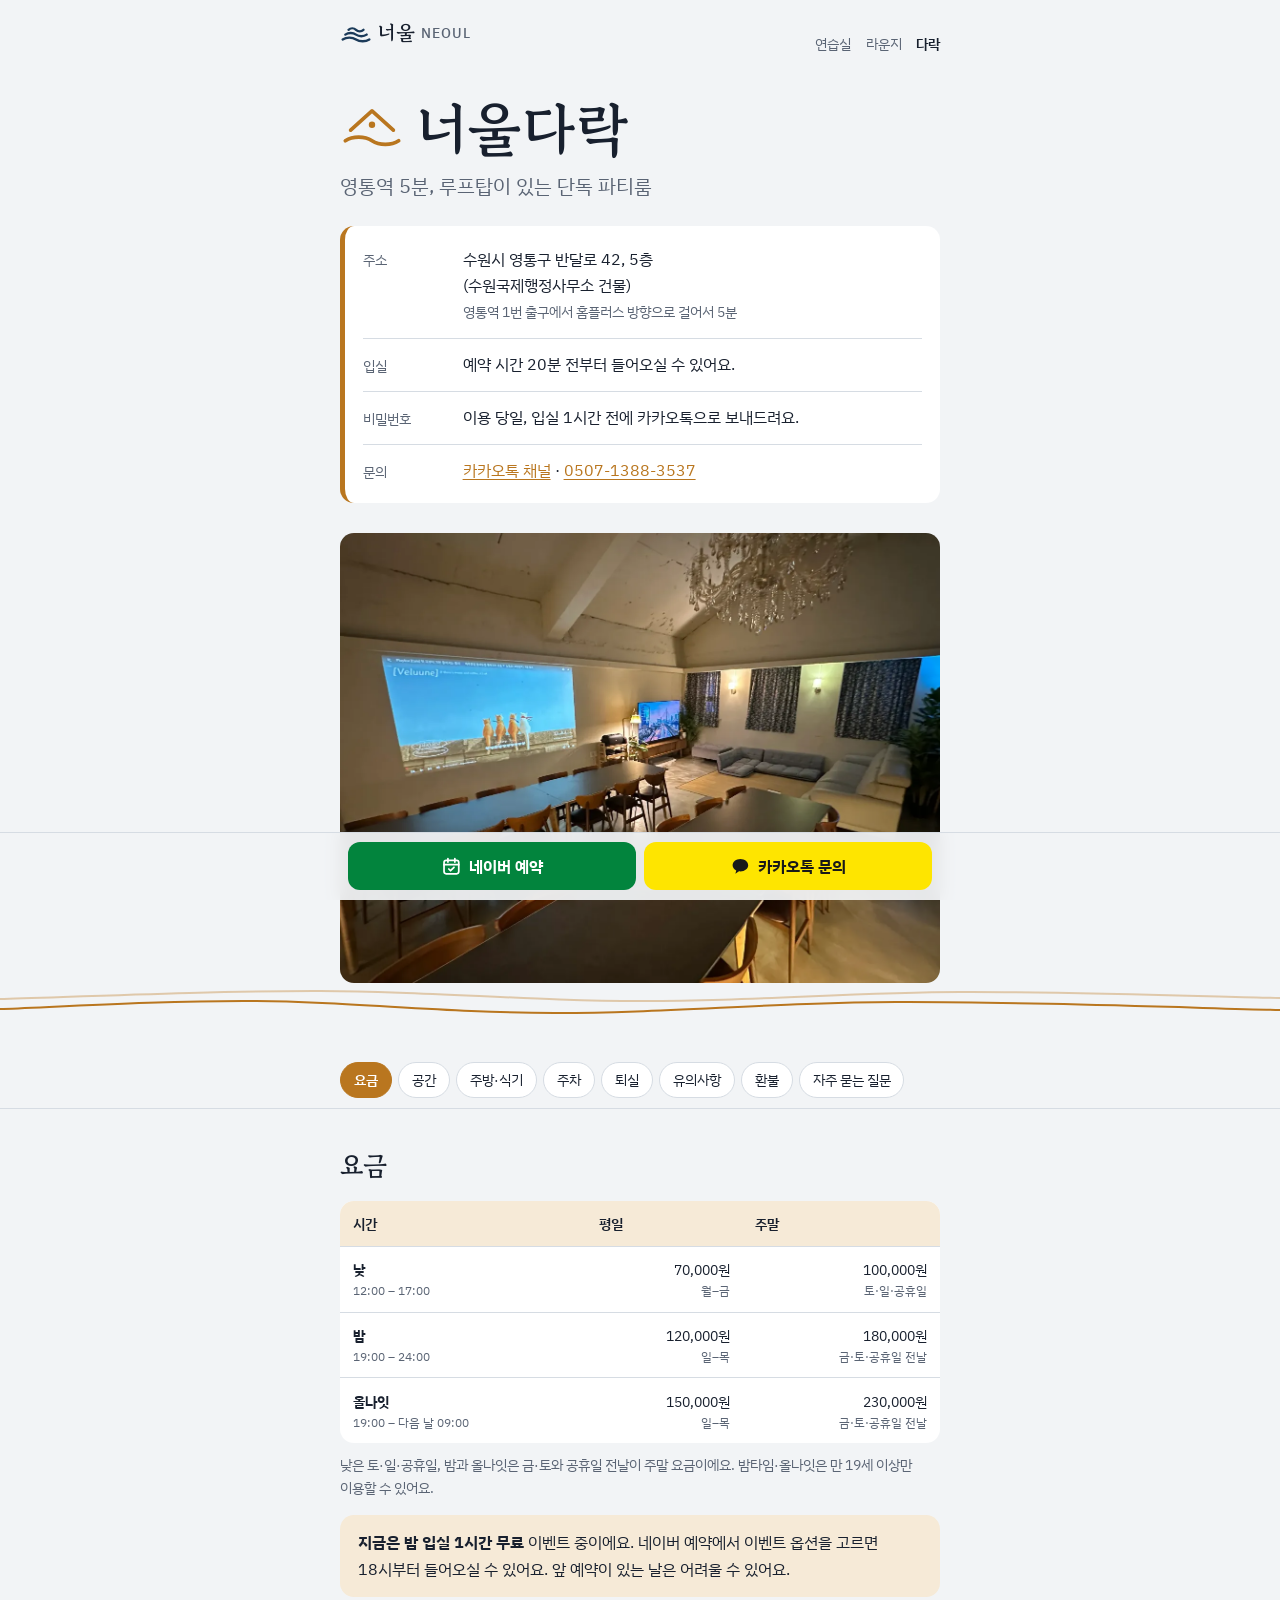
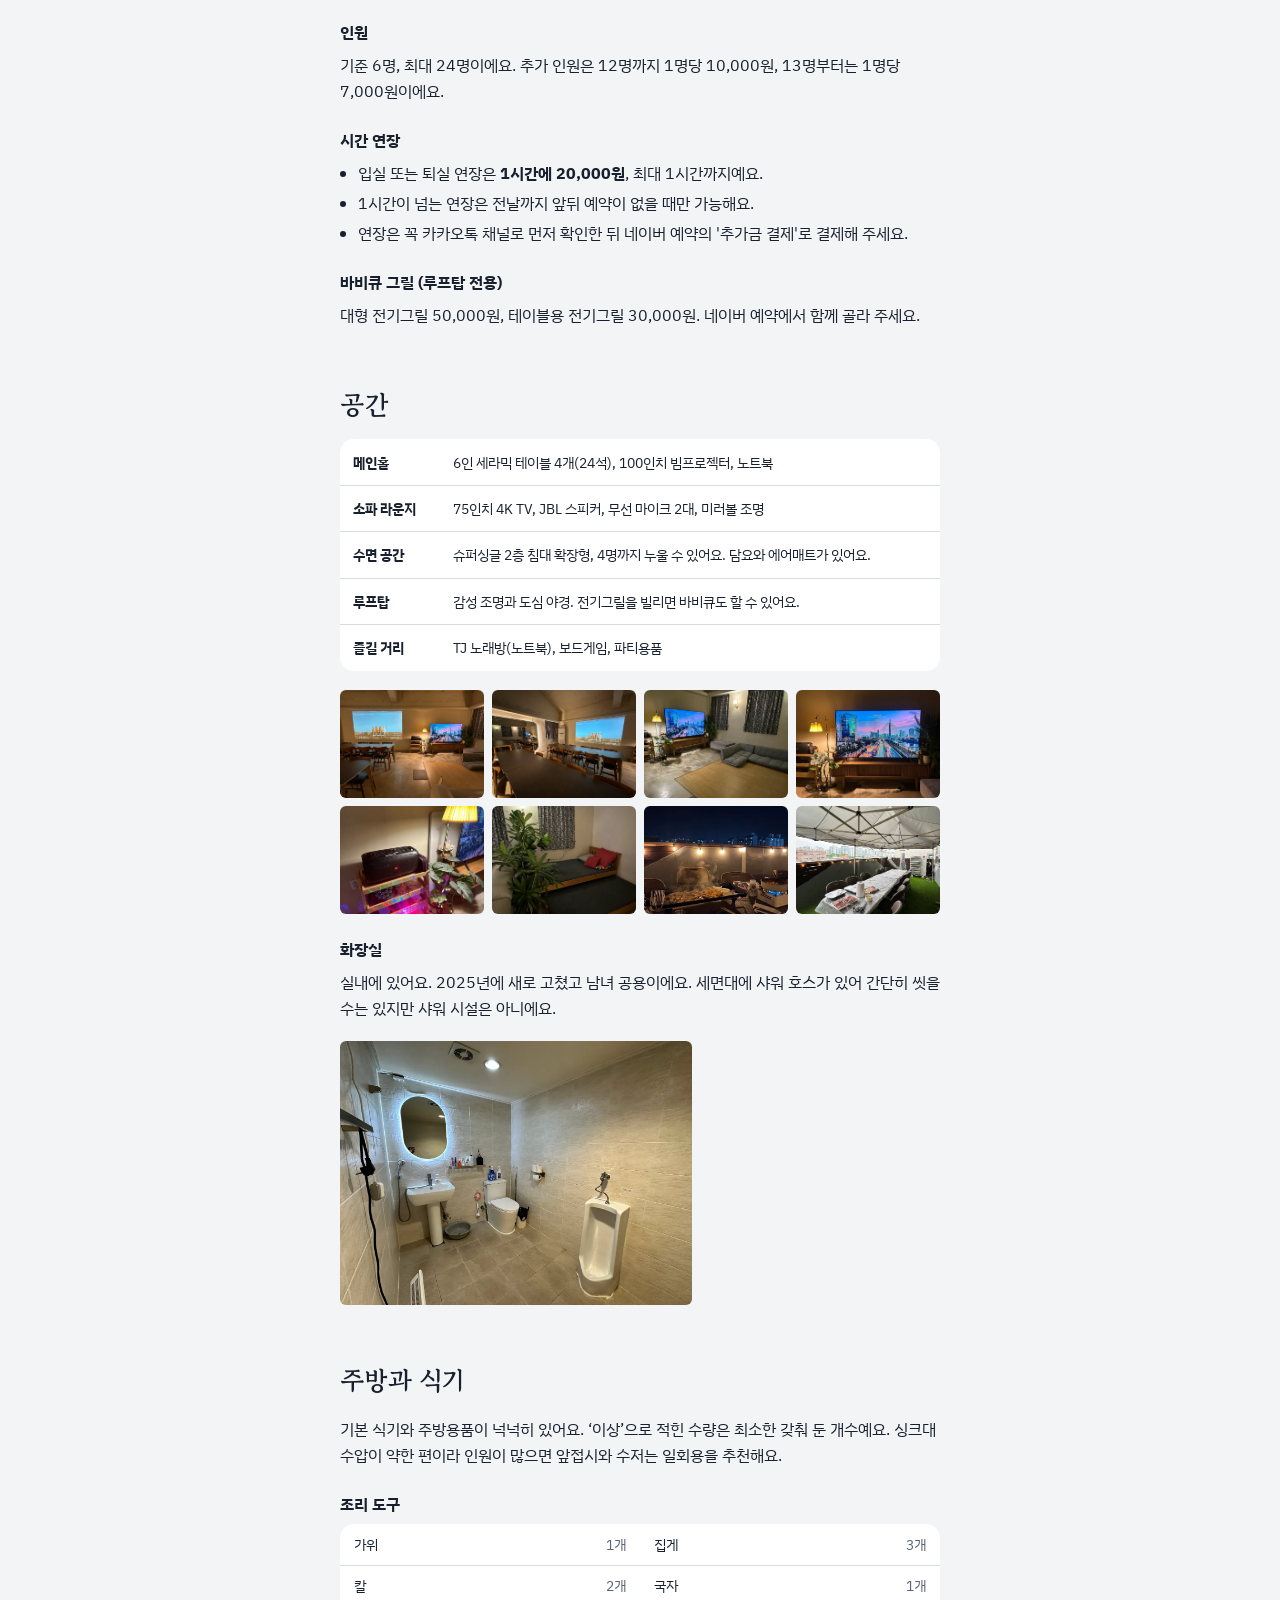
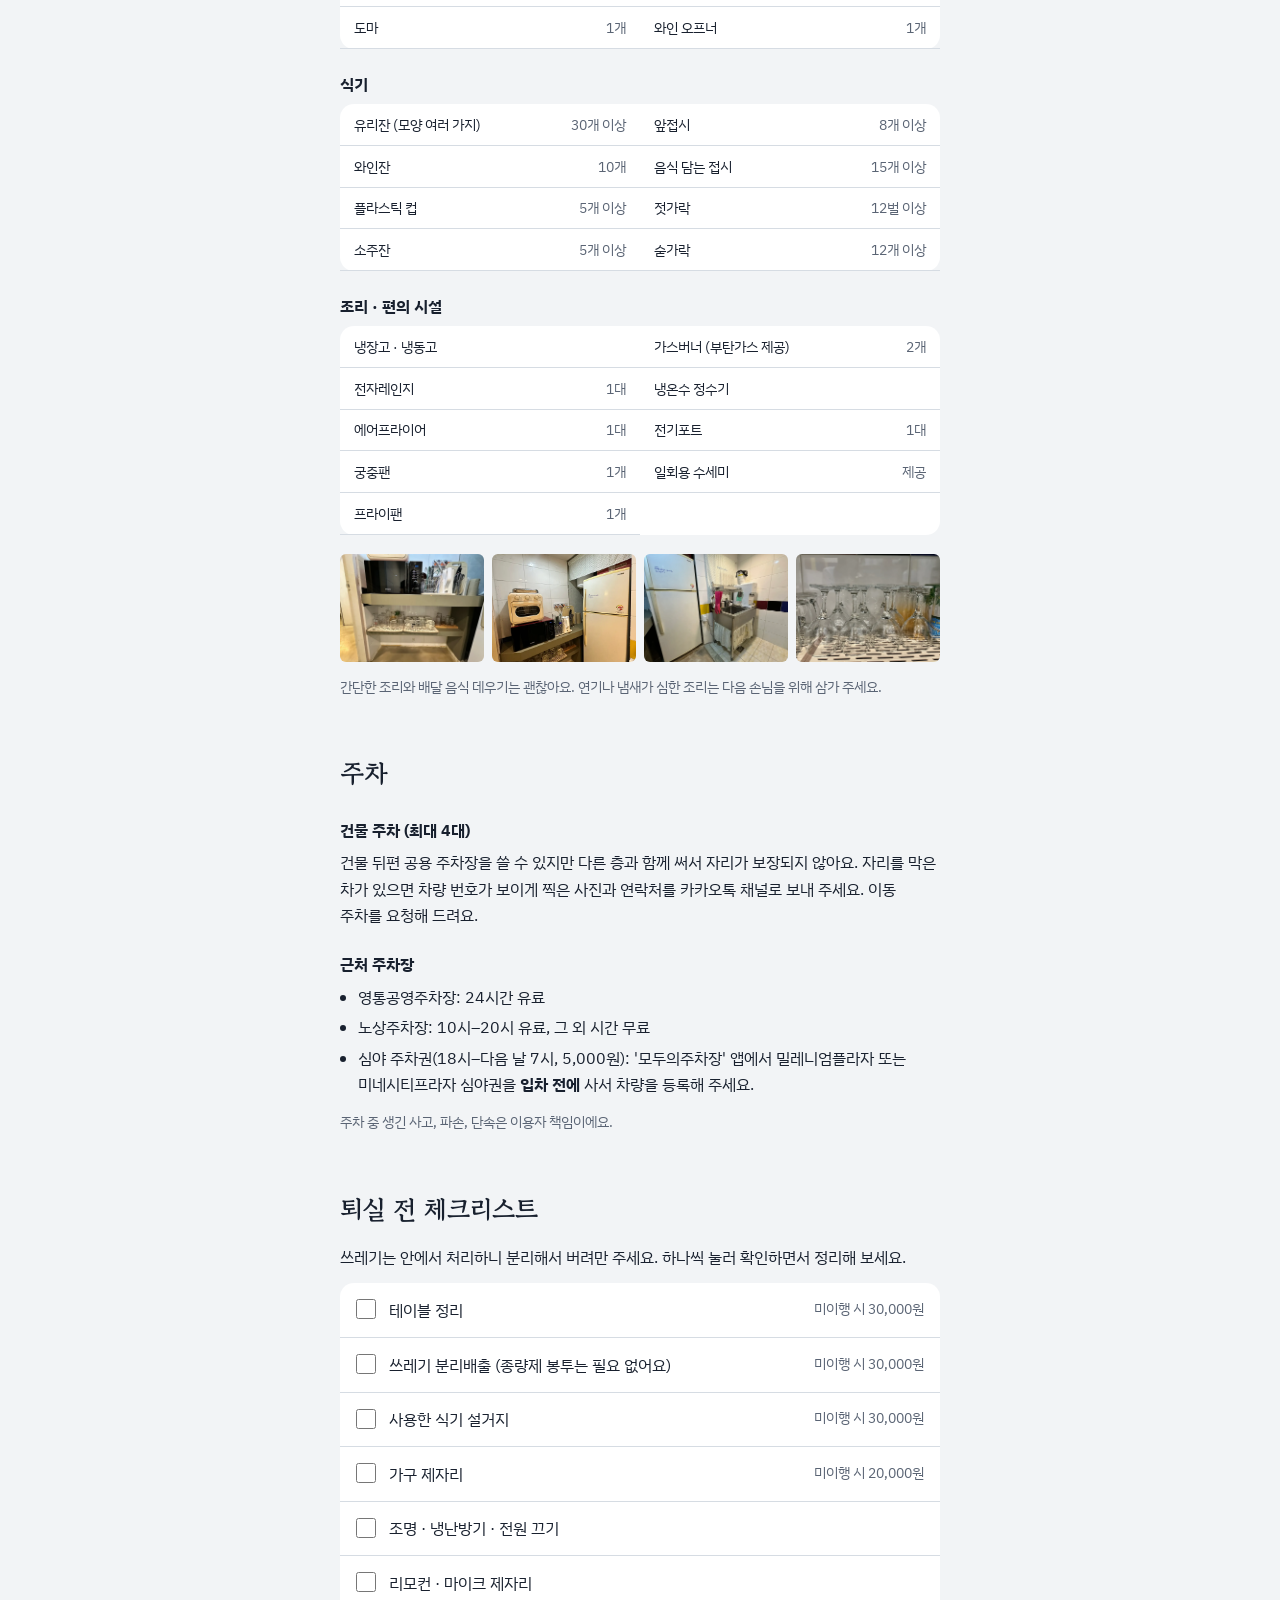
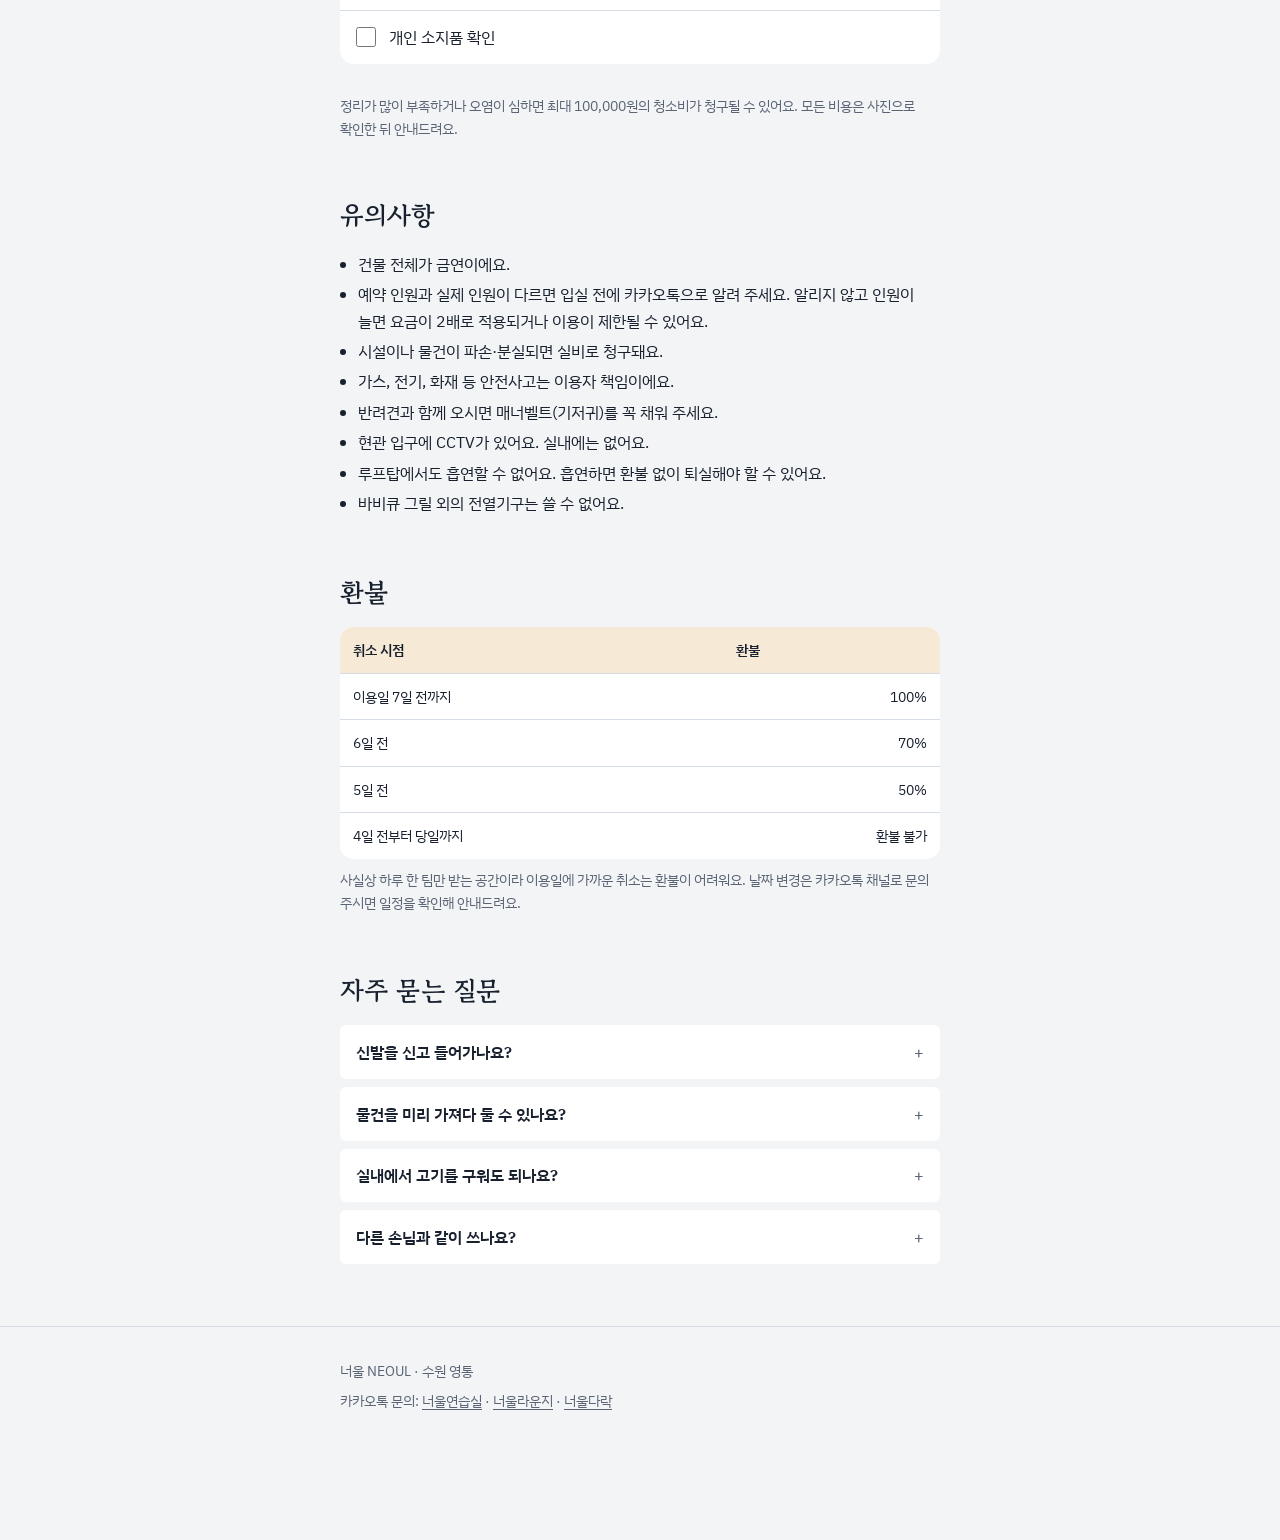
<file: darak.html>
<!DOCTYPE html>
<html lang="ko">
<head>
<meta charset="utf-8">
<meta name="viewport" content="width=device-width, initial-scale=1">
<title>너울다락 · 영통역 루프탑 파티룸</title>
<meta name="description" content="너울다락 요금, 입실, 주차, 퇴실 안내">
<meta property="og:title" content="너울다락 · 영통역 루프탑 파티룸">
<meta property="og:description" content="너울다락 요금, 입실, 주차, 퇴실 안내">
<meta name="theme-color" content="#f2f4f6">
<link rel="preconnect" href="https://fonts.googleapis.com"><link rel="preconnect" href="https://fonts.gstatic.com" crossorigin><link href="https://fonts.googleapis.com/css2?family=Gowun+Batang:wght@700&family=IBM+Plex+Sans+KR:wght@400;600&display=swap" rel="stylesheet">
<link rel="icon" type="image/svg+xml" href="favicon-darak.svg">
<link rel="stylesheet" href="style.css?v=2611257">
</head>
<body class="darak has-bar">
<header class="topbar"><div class="wrap">
<a class="brand" href="./"><svg class="brand-mark" viewBox="0 0 120 120" fill="none" stroke="currentColor" stroke-width="7" stroke-linecap="round" stroke-linejoin="round" aria-hidden="true"><path d="M32 48 C39.7 41 52.3 41 60.0 48 S80.3 55 88 48"/><path d="M20 66 C31.0 58 49.0 58 60.0 66 S89.0 74 100 66"/><path d="M10 84 C23.8 75 46.2 75 60.0 84 S96.2 93 110 84"/></svg>너울<small>NEOUL</small></a>
<nav aria-label="공간"><a href="music">연습실</a><a href="lounge">라운지</a><a href="darak" aria-current=page>다락</a></nav>
</div></header>

<main>
<div class="wrap space-head">
<div class="space-title"><svg class="space-mark" viewBox="0 0 120 120" fill="none" stroke="currentColor" stroke-width="7" stroke-linecap="round" stroke-linejoin="round" role="img" aria-label="너울다락 로고"><path d="M20 64 L60 28 L100 64"/><circle cx="60" cy="54" r="6" fill="currentColor" stroke="none"/><path d="M10 84 C23.8 75 46.2 75 60.0 84 S96.2 93 110 84"/></svg><h1>너울다락</h1></div>
<p class="lead">영통역 5분, 루프탑이 있는 단독 파티룸</p>
<dl class="keyfacts"><div><dt>주소</dt><dd>수원시 영통구 반달로 42, 5층<br>(수원국제행정사무소 건물)<br><span class=note>영통역 1번 출구에서 홈플러스 방향으로 걸어서 5분</span></dd></div><div><dt>입실</dt><dd>예약 시간 20분 전부터 들어오실 수 있어요.</dd></div><div><dt>비밀번호</dt><dd>이용 당일, 입실 1시간 전에 카카오톡으로 보내드려요.</dd></div><div><dt>문의</dt><dd><a href="http://pf.kakao.com/_Skxdtxj/chat">카카오톡 채널</a> · <a href="tel:050713883537">0507-1388-3537</a></dd></div></dl>
</div>
<figure class="wrap hero-photo"><img src="darak-hall-01.webp" alt="샹들리에 아래 테이블과 빔프로젝터, 소파라운지가 한눈에 보이는 너울다락 메인홀"></figure>
<svg class="swell" viewBox="0 0 600 40" preserveAspectRatio="none" aria-hidden="true"><path class="far" d="M0 16 C25.0 14.7 100.0 7.7 150 8 C200.0 8.3 250.0 17.8 300 18 C350.0 18.2 400.0 9.5 450 9 C500.0 8.5 575.0 14.0 600 15"/><path d="M0 26 C20.0 24.7 76.7 17.3 120 18 C163.3 18.7 210.0 29.8 260 30 C310.0 30.2 363.3 19.5 420 19 C476.7 18.5 570.0 25.7 600 27"/></svg>
<nav class="jump" aria-label="이 페이지에서 바로가기"><div class="wrap"><ul><li><a href="#price">요금</a></li><li><a href="#space">공간</a></li><li><a href="#kitchen">주방·식기</a></li><li><a href="#parking">주차</a></li><li><a href="#checkout">퇴실</a></li><li><a href="#rules">유의사항</a></li><li><a href="#refund">환불</a></li><li><a href="#faq">자주 묻는 질문</a></li></ul></div></nav>
<div class="wrap">
<section id="price">
<h2>요금</h2>
<table>
<thead><tr><th>시간</th><th>평일</th><th>주말</th></tr></thead>
<tbody><tr><th>낮<small>12:00 – 17:00</small></th><td class=num>70,000원<small>월–금</small></td><td class=num>100,000원<small>토·일·공휴일</small></td></tr><tr><th>밤<small>19:00 – 24:00</small></th><td class=num>120,000원<small>일–목</small></td><td class=num>180,000원<small>금·토·공휴일 전날</small></td></tr><tr><th>올나잇<small>19:00 – 다음 날 09:00</small></th><td class=num>150,000원<small>일–목</small></td><td class=num>230,000원<small>금·토·공휴일 전날</small></td></tr></tbody>
</table>
<p class="note">낮은 토·일·공휴일, 밤과 올나잇은 금·토와 공휴일 전날이 주말 요금이에요. 밤타임·올나잇은 만 19세 이상만 이용할 수 있어요.</p>
<div class="callout"><p><strong>지금은 밤 입실 1시간 무료</strong> 이벤트 중이에요. 네이버 예약에서 이벤트 옵션을 고르면 18시부터 들어오실 수 있어요. 앞 예약이 있는 날은 어려울 수 있어요.</p></div>
<h3>인원</h3>
<p>기준 6명, 최대 24명이에요. 추가 인원은 12명까지 1명당 10,000원, 13명부터는 1명당 7,000원이에요.</p>
<h3>시간 연장</h3>
<ul class="plain">
<li>입실 또는 퇴실 연장은 <strong>1시간에 20,000원</strong>, 최대 1시간까지예요.</li>
<li>1시간이 넘는 연장은 전날까지 앞뒤 예약이 없을 때만 가능해요.</li>
<li>연장은 꼭 카카오톡 채널로 먼저 확인한 뒤 네이버 예약의 '추가금 결제'로 결제해 주세요.</li>
</ul>
<h3>바비큐 그릴 (루프탑 전용)</h3><p>대형 전기그릴 50,000원, 테이블용 전기그릴 30,000원. 네이버 예약에서 함께 골라 주세요.</p>
</section>

<section id="space">
<h2>공간</h2>
<table><tbody><tr><th>메인홀</th><td>6인 세라믹 테이블 4개(24석), 100인치 빔프로젝터, 노트북</td></tr><tr><th>소파 라운지</th><td>75인치 4K TV, JBL 스피커, 무선 마이크 2대, 미러볼 조명</td></tr><tr><th>수면 공간</th><td>슈퍼싱글 2층 침대 확장형, 4명까지 누울 수 있어요. 담요와 에어매트가 있어요.</td></tr><tr><th>루프탑</th><td>감성 조명과 도심 야경. 전기그릴을 빌리면 바비큐도 할 수 있어요.</td></tr><tr><th>즐길 거리</th><td>TJ 노래방(노트북), 보드게임, 파티용품</td></tr></tbody></table>
<div class="gallery"><a href="darak-hall-02.webp"><img src="darak-hall-02.webp" alt="빔프로젝터와 TV가 있는 메인홀" loading="lazy"></a><a href="darak-hall-03.webp"><img src="darak-hall-03.webp" alt="6인 테이블 네 개를 이어 붙인 메인홀" loading="lazy"></a><a href="darak-sofa-01.webp"><img src="darak-sofa-01.webp" alt="75인치 TV와 소파가 있는 소파라운지" loading="lazy"></a><a href="darak-sofa-02.webp"><img src="darak-sofa-02.webp" alt="조명과 TV가 있는 소파라운지" loading="lazy"></a><a href="darak-sound.webp"><img src="darak-sound.webp" alt="JBL 스피커와 파티 조명" loading="lazy"></a><a href="darak-rest.webp"><img src="darak-rest.webp" alt="2층 침대 프레임이 있는 수면존" loading="lazy"></a><a href="darak-rooftop-01.webp"><img src="darak-rooftop-01.webp" alt="야경을 보며 바비큐를 즐기는 루프탑" loading="lazy"></a><a href="darak-rooftop-02.webp"><img src="darak-rooftop-02.webp" alt="천막 아래 긴 테이블을 차린 낮의 루프탑" loading="lazy"></a></div>
<h3>화장실</h3>
<p>실내에 있어요. 2025년에 새로 고쳤고 남녀 공용이에요. 세면대에 샤워 호스가 있어 간단히 씻을 수는 있지만 샤워 시설은 아니에요.</p>
<div class="gallery single"><a href="darak-toilet.webp"><img src="darak-toilet.webp" alt="내부에 있는 리모델링한 화장실" loading="lazy"></a></div>
</section>

<section id="kitchen">
<h2>주방과 식기</h2>
<p>기본 식기와 주방용품이 넉넉히 있어요. ‘이상’으로 적힌 수량은 최소한 갖춰 둔 개수예요. 싱크대 수압이 약한 편이라 인원이 많으면 앞접시와 수저는 일회용을 추천해요.</p><h3>조리 도구</h3><ul class="kit"><li><span>가위</span><span class="qty">1개</span></li><li><span>칼</span><span class="qty">2개</span></li><li><span>도마</span><span class="qty">1개</span></li><li><span>집게</span><span class="qty">3개</span></li><li><span>국자</span><span class="qty">1개</span></li><li><span>와인 오프너</span><span class="qty">1개</span></li></ul><h3>식기</h3><ul class="kit"><li><span>유리잔 (모양 여러 가지)</span><span class="qty">30개 이상</span></li><li><span>와인잔</span><span class="qty">10개</span></li><li><span>플라스틱 컵</span><span class="qty">5개 이상</span></li><li><span>소주잔</span><span class="qty">5개 이상</span></li><li><span>앞접시</span><span class="qty">8개 이상</span></li><li><span>음식 담는 접시</span><span class="qty">15개 이상</span></li><li><span>젓가락</span><span class="qty">12벌 이상</span></li><li><span>숟가락</span><span class="qty">12개 이상</span></li></ul><h3>조리 · 편의 시설</h3><ul class="kit"><li><span>냉장고 · 냉동고</span><span class="qty"></span></li><li><span>전자레인지</span><span class="qty">1대</span></li><li><span>에어프라이어</span><span class="qty">1대</span></li><li><span>궁중팬</span><span class="qty">1개</span></li><li><span>프라이팬</span><span class="qty">1개</span></li><li><span>가스버너 (부탄가스 제공)</span><span class="qty">2개</span></li><li><span>냉온수 정수기</span><span class="qty"></span></li><li><span>전기포트</span><span class="qty">1대</span></li><li><span>일회용 수세미</span><span class="qty">제공</span></li></ul>
<div class="gallery"><a href="darak-kitchen-01.webp"><img src="darak-kitchen-01.webp" alt="전자레인지와 식기 선반" loading="lazy" width="1200" height="900"></a><a href="darak-kitchen-02.webp"><img src="darak-kitchen-02.webp" alt="에어프라이어, 전자레인지, 냉장고" loading="lazy" width="1200" height="900"></a><a href="darak-kitchen-03.webp"><img src="darak-kitchen-03.webp" alt="냉장고, 싱크대, 정수기" loading="lazy" width="1200" height="900"></a><a href="darak-kitchen-04.webp"><img src="darak-kitchen-04.webp" alt="와인잔과 유리잔" loading="lazy" width="1200" height="900"></a></div><p class="note">간단한 조리와 배달 음식 데우기는 괜찮아요. 연기나 냄새가 심한 조리는 다음 손님을 위해 삼가 주세요.</p>
</section>

<section id="parking">
<h2>주차</h2>

<h3>건물 주차 (최대 4대)</h3>
<p>건물 뒤편 공용 주차장을 쓸 수 있지만 다른 층과 함께 써서 자리가 보장되지 않아요. 자리를 막은 차가 있으면 차량 번호가 보이게 찍은 사진과 연락처를 카카오톡 채널로 보내 주세요. 이동 주차를 요청해 드려요.</p>
<h3>근처 주차장</h3>
<ul class="plain">
<li>영통공영주차장: 24시간 유료</li>
<li>노상주차장: 10시–20시 유료, 그 외 시간 무료</li>
<li>심야 주차권(18시–다음 날 7시, 5,000원): '모두의주차장' 앱에서 밀레니엄플라자 또는 미네시티프라자 심야권을 <strong>입차 전에</strong> 사서 차량을 등록해 주세요.</li>
</ul>
<p class="note">주차 중 생긴 사고, 파손, 단속은 이용자 책임이에요.</p>
</section>

<section id="checkout">
<h2>퇴실 전 체크리스트</h2>
<p>쓰레기는 안에서 처리하니 분리해서 버려만 주세요. 하나씩 눌러 확인하면서 정리해 보세요.</p>
<ul class="checklist" id="checklist"><li><label><input type="checkbox"><span>테이블 정리</span><span class="fee">미이행 시 30,000원</span></label></li><li><label><input type="checkbox"><span>쓰레기 분리배출 (종량제 봉투는 필요 없어요)</span><span class="fee">미이행 시 30,000원</span></label></li><li><label><input type="checkbox"><span>사용한 식기 설거지</span><span class="fee">미이행 시 30,000원</span></label></li><li><label><input type="checkbox"><span>가구 제자리</span><span class="fee">미이행 시 20,000원</span></label></li><li><label><input type="checkbox"><span>조명 · 냉난방기 · 전원 끄기</span></label></li><li><label><input type="checkbox"><span>리모컨 · 마이크 제자리</span></label></li><li><label><input type="checkbox"><span>개인 소지품 확인</span></label></li></ul><p class="check-status" aria-live="polite"></p><script>(function(){var l=document.getElementById('checklist');if(!l)return;var b=l.querySelectorAll('input'),s=document.querySelector('.check-status');function u(){var n=0;b.forEach(function(x){if(x.checked)n++;});s.textContent=n===b.length?'모두 확인했어요. 이용해 주셔서 감사합니다.':n?b.length+'개 중 '+n+'개 확인':'';}b.forEach(function(x){x.addEventListener('change',u);});})();</script>
<p class="note">정리가 많이 부족하거나 오염이 심하면 최대 100,000원의 청소비가 청구될 수 있어요. 모든 비용은 사진으로 확인한 뒤 안내드려요.</p>
</section>

<section id="rules">
<h2>유의사항</h2>
<ul class="plain">
<li>건물 전체가 금연이에요.</li>
<li>예약 인원과 실제 인원이 다르면 입실 전에 카카오톡으로 알려 주세요. 알리지 않고 인원이 늘면 요금이 2배로 적용되거나 이용이 제한될 수 있어요.</li>
<li>시설이나 물건이 파손·분실되면 실비로 청구돼요.</li>
<li>가스, 전기, 화재 등 안전사고는 이용자 책임이에요.</li>
<li>반려견과 함께 오시면 매너벨트(기저귀)를 꼭 채워 주세요.</li>
<li>현관 입구에 CCTV가 있어요. 실내에는 없어요.</li>
<li>루프탑에서도 흡연할 수 없어요. 흡연하면 환불 없이 퇴실해야 할 수 있어요.</li><li>바비큐 그릴 외의 전열기구는 쓸 수 없어요.</li>
</ul>
</section>

<section id="refund">
<h2>환불</h2>
<table>
<thead><tr><th>취소 시점</th><th>환불</th></tr></thead>
<tbody>
<tr><td>이용일 7일 전까지</td><td class="num">100%</td></tr>
<tr><td>6일 전</td><td class="num">70%</td></tr>
<tr><td>5일 전</td><td class="num">50%</td></tr>
<tr><td>4일 전부터 당일까지</td><td class="num">환불 불가</td></tr>
</tbody></table>
<p class="note">사실상 하루 한 팀만 받는 공간이라 이용일에 가까운 취소는 환불이 어려워요. 날짜 변경은 카카오톡 채널로 문의 주시면 일정을 확인해 안내드려요.</p>
</section>

<section id="faq">
<h2>자주 묻는 질문</h2>
<details><summary>신발을 신고 들어가나요?</summary><div><p>신발을 신어도 되고, 실내화도 있어요.</p></div></details><details><summary>물건을 미리 가져다 둘 수 있나요?</summary><div><p>냉장·냉동 보관이 필요한 물건은 앞 예약이 없을 때만 가능해요. 그 밖의 물건은 미리 문의 주시면 보관이나 택배 수령을 도와드려요.</p></div></details><details><summary>실내에서 고기를 구워도 되나요?</summary><div><p>실내에서는 안 돼요. 바비큐는 루프탑에서 전기그릴을 빌려서 해 주세요.</p></div></details><details><summary>다른 손님과 같이 쓰나요?</summary><div><p>아니요. 한 팀만 단독으로 쓰는 공간이에요.</p></div></details>
</section>
</div>
</main>
<footer><div class="wrap">
<p>너울 NEOUL · 수원 영통</p>
<p>카카오톡 문의: <a href="http://pf.kakao.com/_NQUlj/chat">너울연습실</a> · <a href="http://pf.kakao.com/_Rxcxdtxj/chat">너울라운지</a> · <a href="http://pf.kakao.com/_Skxdtxj/chat">너울다락</a></p>
</div></footer>
<nav class="book-bar" aria-label="너울다락 예약과 문의"><a class="book naver" href="https://map.naver.com/p/search/너울다락"><svg viewBox="0 0 24 24" fill="none" stroke="currentColor" stroke-width="2" stroke-linecap="round" stroke-linejoin="round" aria-hidden="true"><rect x="3.5" y="5" width="17" height="15.5" rx="2.5"/><path d="M3.5 10h17M8 3v4M16 3v4"/><path d="M9 15l2 2 4-4"/></svg>네이버 예약</a><a class="book kakao" href="http://pf.kakao.com/_Skxdtxj/chat"><svg viewBox="0 0 24 24" fill="currentColor" aria-hidden="true"><path d="M12 3.5c-5 0-9 3.2-9 7.2 0 2.6 1.7 4.8 4.2 6.1l-1 3.7 4.2-2.8c.5.1 1 .1 1.6.1 5 0 9-3.2 9-7.1S17 3.5 12 3.5z"/></svg>카카오톡 문의</a></nav>
<script>
(function(){
  var nav=document.querySelector('.jump'); if(!nav) return;
  var links=[].slice.call(nav.querySelectorAll('a[href^="#"]'));
  var secs=links.map(function(a){return document.getElementById(a.getAttribute('href').slice(1));});
  function set(i){links.forEach(function(a,k){var on=k===i; a.classList.toggle('is-active',on); if(on){a.setAttribute('aria-current','true'); var ul=nav.querySelector('ul'); ul.scrollTo({left:a.offsetLeft-ul.clientWidth/2+a.clientWidth/2,behavior:'smooth'});} else a.removeAttribute('aria-current');});}
  var cur=-1;
  function onScroll(){var y=nav.getBoundingClientRect().bottom+24, idx=-1;
    secs.forEach(function(s,k){ if(s && s.getBoundingClientRect().top<=y) idx=k; });
    if(window.innerHeight+window.scrollY>=document.documentElement.scrollHeight-4) idx=secs.length-1;
    if(idx!==cur){cur=idx; set(idx);} }
  window.addEventListener('scroll',onScroll,{passive:true}); onScroll();
})();
</script>
</body>
</html>
</file>
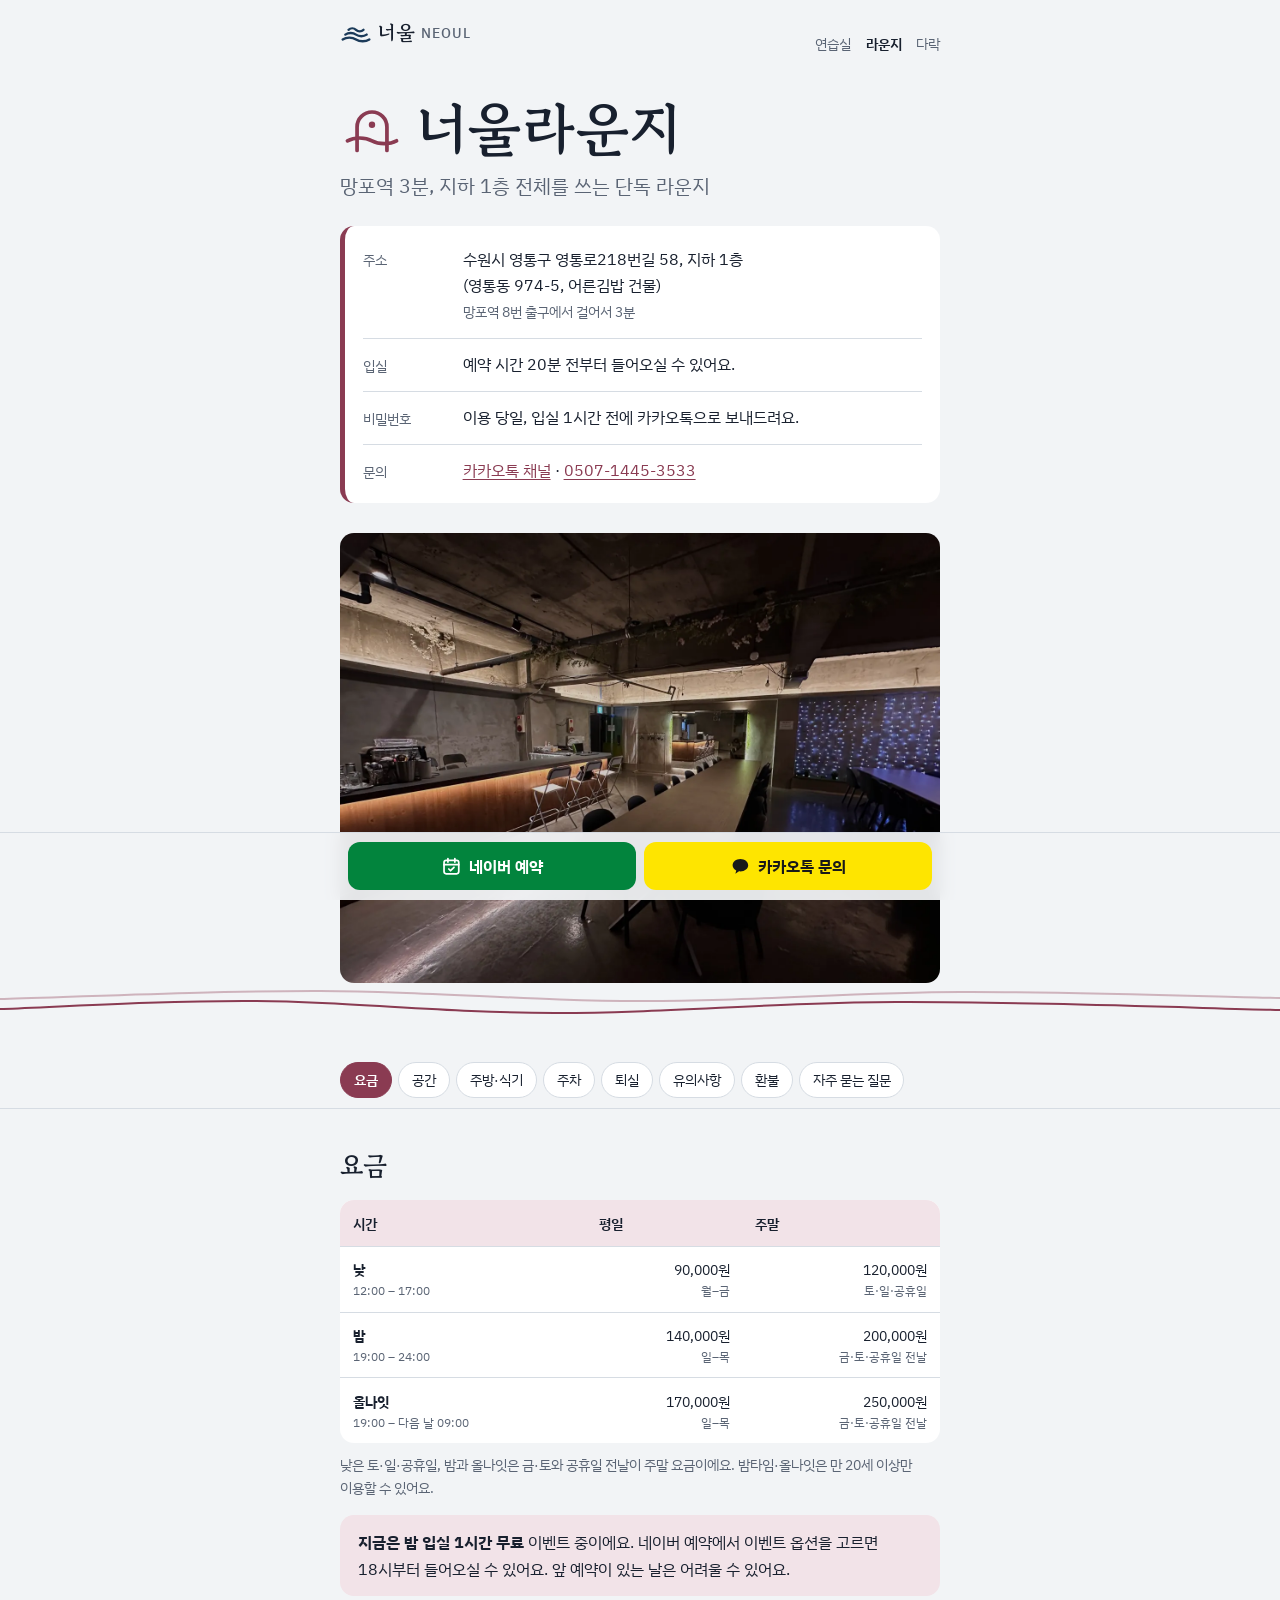
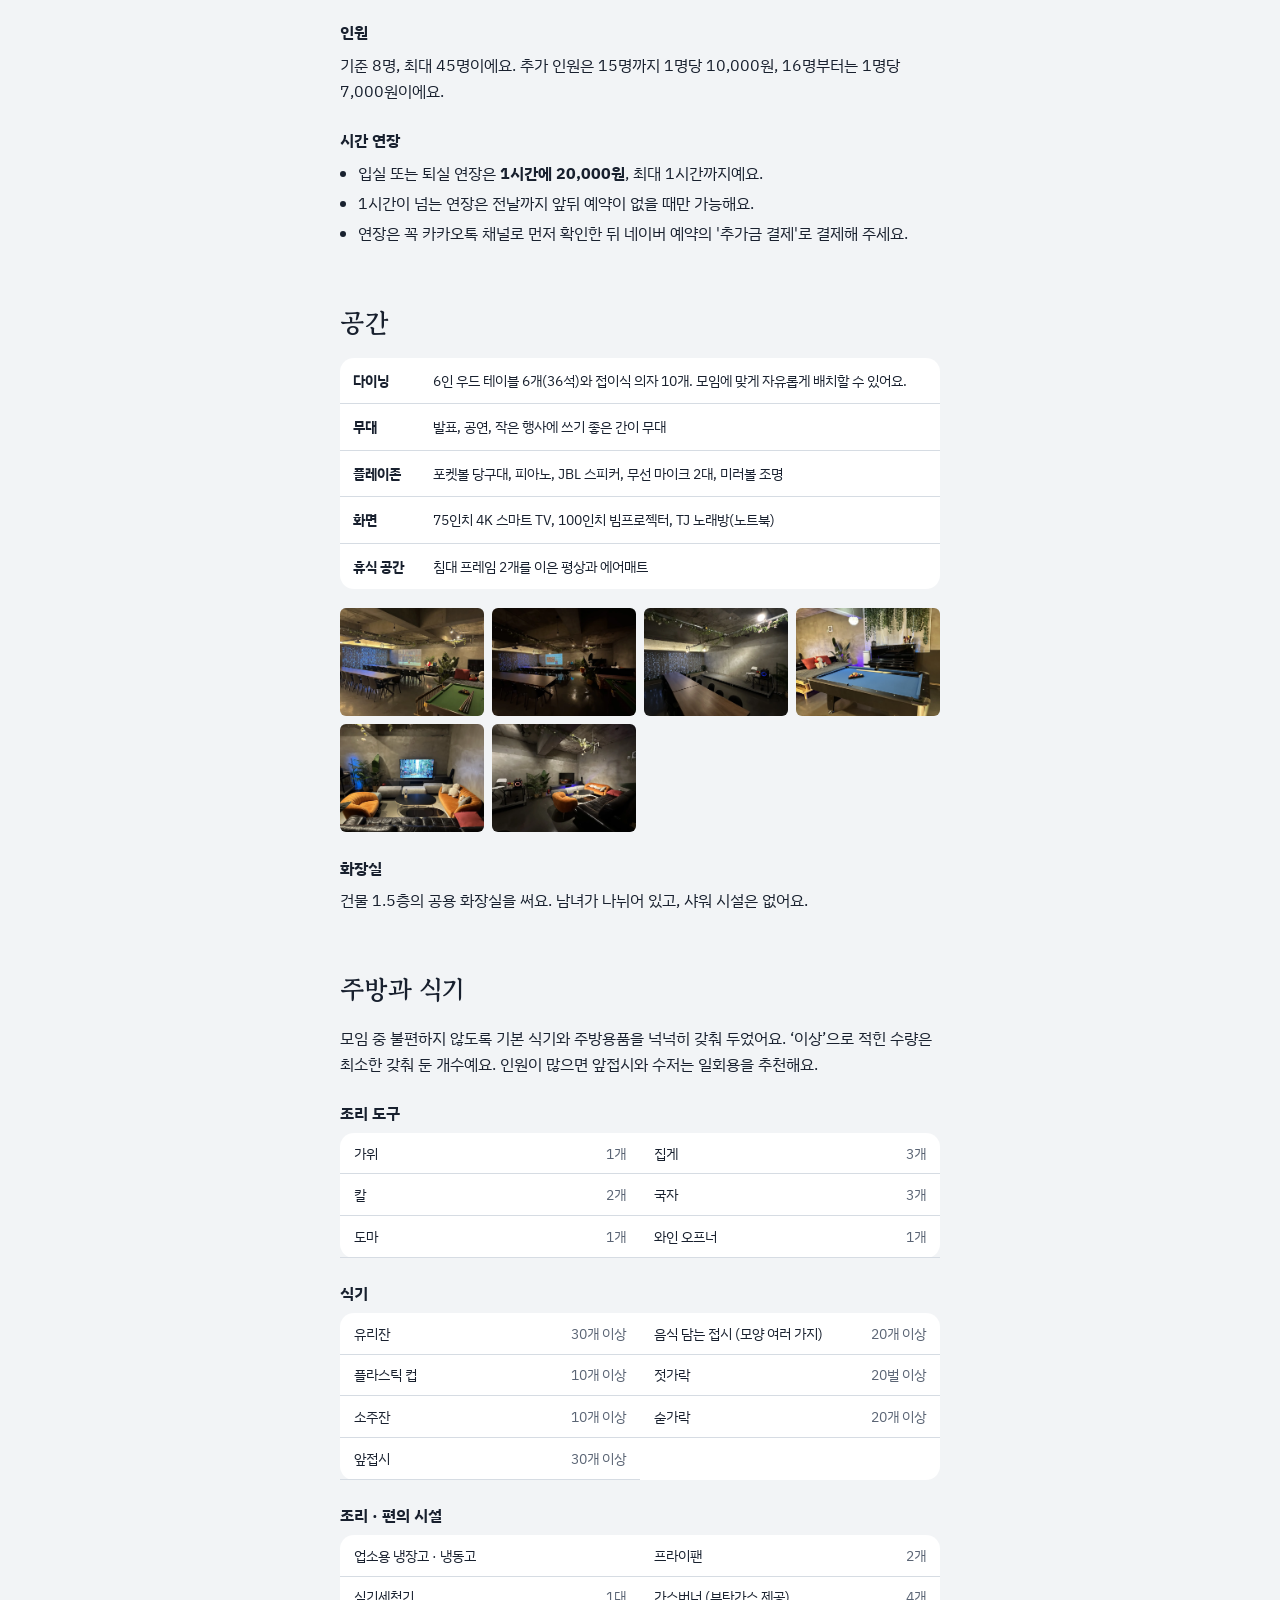
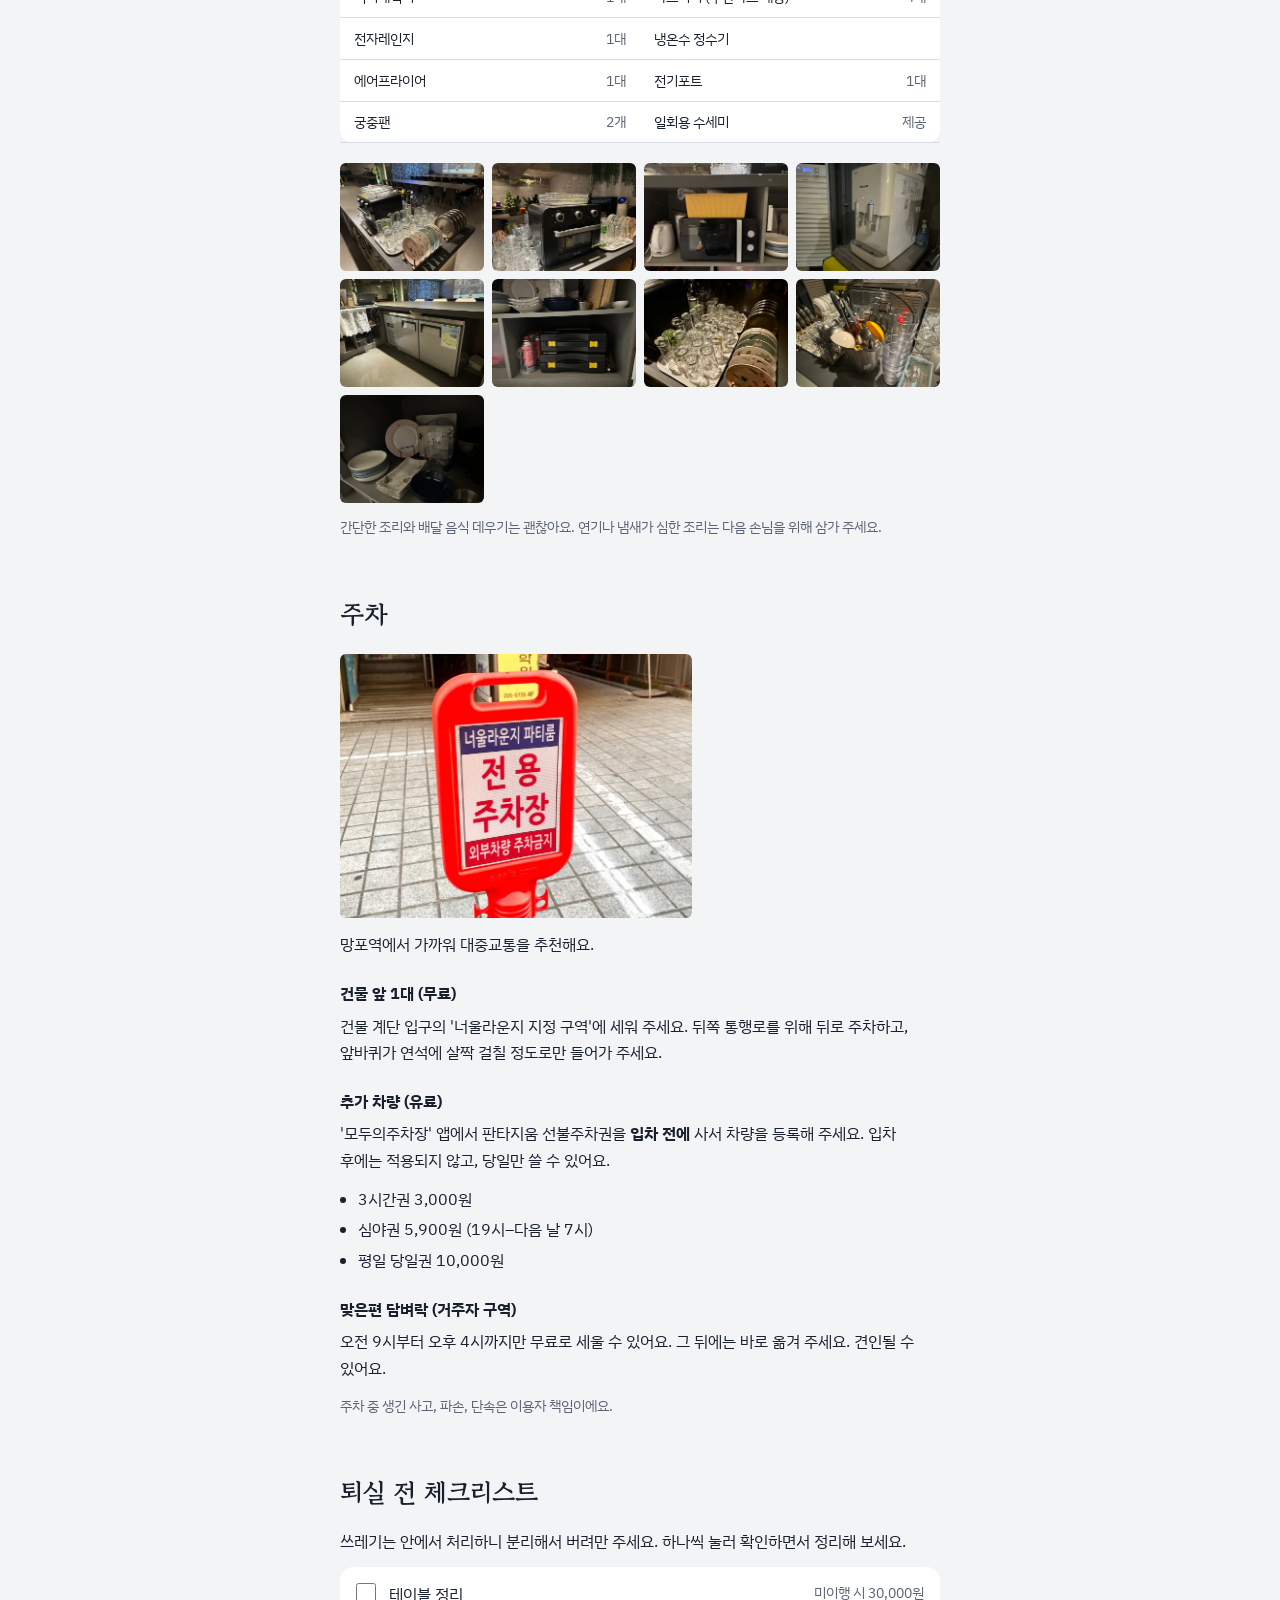
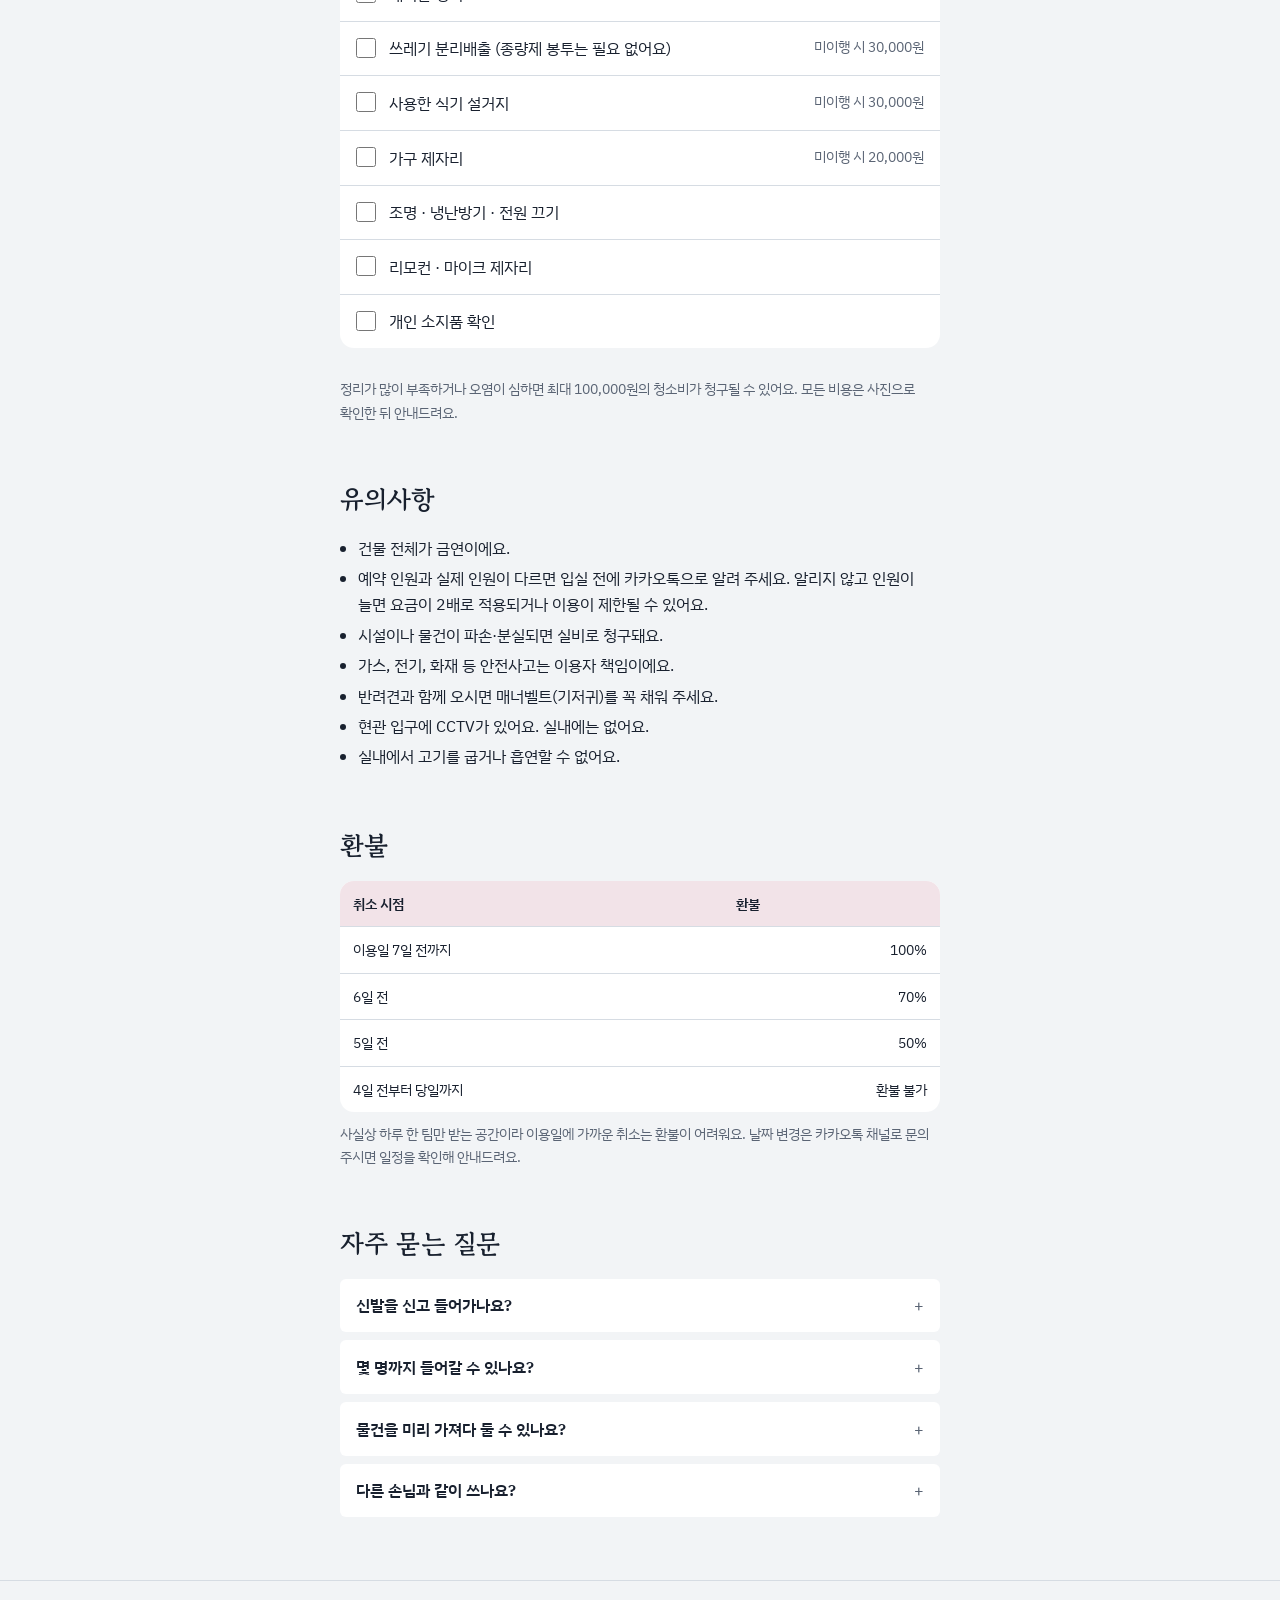
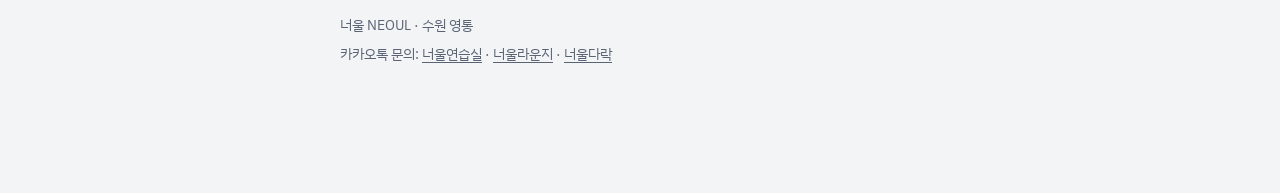
<file: lounge.html>
<!DOCTYPE html>
<html lang="ko">
<head>
<meta charset="utf-8">
<meta name="viewport" content="width=device-width, initial-scale=1">
<title>너울라운지 · 망포역 단독 파티룸</title>
<meta name="description" content="너울라운지 요금, 입실, 주차, 퇴실 안내">
<meta property="og:title" content="너울라운지 · 망포역 단독 파티룸">
<meta property="og:description" content="너울라운지 요금, 입실, 주차, 퇴실 안내">
<meta name="theme-color" content="#f2f4f6">
<link rel="preconnect" href="https://fonts.googleapis.com"><link rel="preconnect" href="https://fonts.gstatic.com" crossorigin><link href="https://fonts.googleapis.com/css2?family=Gowun+Batang:wght@700&family=IBM+Plex+Sans+KR:wght@400;600&display=swap" rel="stylesheet">
<link rel="icon" type="image/svg+xml" href="favicon-lounge.svg">
<link rel="stylesheet" href="style.css?v=2611257">
</head>
<body class="lounge has-bar">
<header class="topbar"><div class="wrap">
<a class="brand" href="./"><svg class="brand-mark" viewBox="0 0 120 120" fill="none" stroke="currentColor" stroke-width="7" stroke-linecap="round" stroke-linejoin="round" aria-hidden="true"><path d="M32 48 C39.7 41 52.3 41 60.0 48 S80.3 55 88 48"/><path d="M20 66 C31.0 58 49.0 58 60.0 66 S89.0 74 100 66"/><path d="M10 84 C23.8 75 46.2 75 60.0 84 S96.2 93 110 84"/></svg>너울<small>NEOUL</small></a>
<nav aria-label="공간"><a href="music">연습실</a><a href="lounge" aria-current=page>라운지</a><a href="darak">다락</a></nav>
</div></header>

<main>
<div class="wrap space-head">
<div class="space-title"><svg class="space-mark" viewBox="0 0 120 120" fill="none" stroke="currentColor" stroke-width="7" stroke-linecap="round" stroke-linejoin="round" role="img" aria-label="너울라운지 로고"><path d="M32 102 V58 A28 28 0 0 1 88 58 V102"/><circle cx="60" cy="54" r="6" fill="currentColor" stroke="none"/><path d="M14 84 C26.6 77 47.4 77 60.0 84 S93.4 91 106 84"/></svg><h1>너울라운지</h1></div>
<p class="lead">망포역 3분, 지하 1층 전체를 쓰는 단독 라운지</p>
<dl class="keyfacts"><div><dt>주소</dt><dd>수원시 영통구 영통로218번길 58, 지하 1층<br>(영통동 974-5, 어른김밥 건물)<br><span class=note>망포역 8번 출구에서 걸어서 3분</span></dd></div><div><dt>입실</dt><dd>예약 시간 20분 전부터 들어오실 수 있어요.</dd></div><div><dt>비밀번호</dt><dd>이용 당일, 입실 1시간 전에 카카오톡으로 보내드려요.</dd></div><div><dt>문의</dt><dd><a href="http://pf.kakao.com/_Rxcxdtxj/chat">카카오톡 채널</a> · <a href="tel:050714453533">0507-1445-3533</a></dd></div></dl>
</div>
<figure class="wrap hero-photo"><img src="lounge-hall-01.webp" alt="긴 테이블과 빔 스크린, 조명 커튼이 있는 너울라운지 메인홀"></figure>
<svg class="swell" viewBox="0 0 600 40" preserveAspectRatio="none" aria-hidden="true"><path class="far" d="M0 16 C25.0 14.7 100.0 7.7 150 8 C200.0 8.3 250.0 17.8 300 18 C350.0 18.2 400.0 9.5 450 9 C500.0 8.5 575.0 14.0 600 15"/><path d="M0 26 C20.0 24.7 76.7 17.3 120 18 C163.3 18.7 210.0 29.8 260 30 C310.0 30.2 363.3 19.5 420 19 C476.7 18.5 570.0 25.7 600 27"/></svg>
<nav class="jump" aria-label="이 페이지에서 바로가기"><div class="wrap"><ul><li><a href="#price">요금</a></li><li><a href="#space">공간</a></li><li><a href="#kitchen">주방·식기</a></li><li><a href="#parking">주차</a></li><li><a href="#checkout">퇴실</a></li><li><a href="#rules">유의사항</a></li><li><a href="#refund">환불</a></li><li><a href="#faq">자주 묻는 질문</a></li></ul></div></nav>
<div class="wrap">
<section id="price">
<h2>요금</h2>
<table>
<thead><tr><th>시간</th><th>평일</th><th>주말</th></tr></thead>
<tbody><tr><th>낮<small>12:00 – 17:00</small></th><td class=num>90,000원<small>월–금</small></td><td class=num>120,000원<small>토·일·공휴일</small></td></tr><tr><th>밤<small>19:00 – 24:00</small></th><td class=num>140,000원<small>일–목</small></td><td class=num>200,000원<small>금·토·공휴일 전날</small></td></tr><tr><th>올나잇<small>19:00 – 다음 날 09:00</small></th><td class=num>170,000원<small>일–목</small></td><td class=num>250,000원<small>금·토·공휴일 전날</small></td></tr></tbody>
</table>
<p class="note">낮은 토·일·공휴일, 밤과 올나잇은 금·토와 공휴일 전날이 주말 요금이에요. 밤타임·올나잇은 만 20세 이상만 이용할 수 있어요.</p>
<div class="callout"><p><strong>지금은 밤 입실 1시간 무료</strong> 이벤트 중이에요. 네이버 예약에서 이벤트 옵션을 고르면 18시부터 들어오실 수 있어요. 앞 예약이 있는 날은 어려울 수 있어요.</p></div>
<h3>인원</h3>
<p>기준 8명, 최대 45명이에요. 추가 인원은 15명까지 1명당 10,000원, 16명부터는 1명당 7,000원이에요.</p>
<h3>시간 연장</h3>
<ul class="plain">
<li>입실 또는 퇴실 연장은 <strong>1시간에 20,000원</strong>, 최대 1시간까지예요.</li>
<li>1시간이 넘는 연장은 전날까지 앞뒤 예약이 없을 때만 가능해요.</li>
<li>연장은 꼭 카카오톡 채널로 먼저 확인한 뒤 네이버 예약의 '추가금 결제'로 결제해 주세요.</li>
</ul>

</section>

<section id="space">
<h2>공간</h2>
<table><tbody><tr><th>다이닝</th><td>6인 우드 테이블 6개(36석)와 접이식 의자 10개. 모임에 맞게 자유롭게 배치할 수 있어요.</td></tr><tr><th>무대</th><td>발표, 공연, 작은 행사에 쓰기 좋은 간이 무대</td></tr><tr><th>플레이존</th><td>포켓볼 당구대, 피아노, JBL 스피커, 무선 마이크 2대, 미러볼 조명</td></tr><tr><th>화면</th><td>75인치 4K 스마트 TV, 100인치 빔프로젝터, TJ 노래방(노트북)</td></tr><tr><th>휴식 공간</th><td>침대 프레임 2개를 이은 평상과 에어매트</td></tr></tbody></table>
<div class="gallery"><a href="lounge-hall-02.webp"><img src="lounge-hall-02.webp" alt="테이블과 빔 스크린, 포켓볼 당구대가 함께 보이는 메인홀" loading="lazy"></a><a href="lounge-bar.webp"><img src="lounge-bar.webp" alt="조명이 들어오는 바 카운터와 메인 테이블" loading="lazy"></a><a href="lounge-stage.webp"><img src="lounge-stage.webp" alt="간이 무대와 JBL 스피커, 조명 커튼" loading="lazy"></a><a href="lounge-play.webp"><img src="lounge-play.webp" alt="포켓볼 당구대와 피아노가 있는 플레이존" loading="lazy"></a><a href="lounge-sofa-01.webp"><img src="lounge-sofa-01.webp" alt="TV와 소파가 있는 휴식 공간" loading="lazy"></a><a href="lounge-sofa-02.webp"><img src="lounge-sofa-02.webp" alt="소파와 스피커가 있는 라운지 코너" loading="lazy"></a></div>
<h3>화장실</h3>
<p>건물 1.5층의 공용 화장실을 써요. 남녀가 나뉘어 있고, 샤워 시설은 없어요.</p>

</section>

<section id="kitchen">
<h2>주방과 식기</h2>
<p>모임 중 불편하지 않도록 기본 식기와 주방용품을 넉넉히 갖춰 두었어요. ‘이상’으로 적힌 수량은 최소한 갖춰 둔 개수예요. 인원이 많으면 앞접시와 수저는 일회용을 추천해요.</p><h3>조리 도구</h3><ul class="kit"><li><span>가위</span><span class="qty">1개</span></li><li><span>칼</span><span class="qty">2개</span></li><li><span>도마</span><span class="qty">1개</span></li><li><span>집게</span><span class="qty">3개</span></li><li><span>국자</span><span class="qty">3개</span></li><li><span>와인 오프너</span><span class="qty">1개</span></li></ul><h3>식기</h3><ul class="kit"><li><span>유리잔</span><span class="qty">30개 이상</span></li><li><span>플라스틱 컵</span><span class="qty">10개 이상</span></li><li><span>소주잔</span><span class="qty">10개 이상</span></li><li><span>앞접시</span><span class="qty">30개 이상</span></li><li><span>음식 담는 접시 (모양 여러 가지)</span><span class="qty">20개 이상</span></li><li><span>젓가락</span><span class="qty">20벌 이상</span></li><li><span>숟가락</span><span class="qty">20개 이상</span></li></ul><h3>조리 · 편의 시설</h3><ul class="kit"><li><span>업소용 냉장고 · 냉동고</span><span class="qty"></span></li><li><span>식기세척기</span><span class="qty">1대</span></li><li><span>전자레인지</span><span class="qty">1대</span></li><li><span>에어프라이어</span><span class="qty">1대</span></li><li><span>궁중팬</span><span class="qty">2개</span></li><li><span>프라이팬</span><span class="qty">2개</span></li><li><span>가스버너 (부탄가스 제공)</span><span class="qty">4개</span></li><li><span>냉온수 정수기</span><span class="qty"></span></li><li><span>전기포트</span><span class="qty">1대</span></li><li><span>일회용 수세미</span><span class="qty">제공</span></li></ul>
<div class="gallery"><a href="lounge-kitchen-01.webp"><img src="lounge-kitchen-01.webp" alt="에어프라이어와 유리잔, 접시" loading="lazy" width="1200" height="900"></a><a href="lounge-kitchen-02.webp"><img src="lounge-kitchen-02.webp" alt="에어프라이어 오븐과 유리잔" loading="lazy" width="1200" height="900"></a><a href="lounge-kitchen-03.webp"><img src="lounge-kitchen-03.webp" alt="전기포트와 전자레인지" loading="lazy" width="1200" height="900"></a><a href="lounge-kitchen-04.webp"><img src="lounge-kitchen-04.webp" alt="냉온수 정수기" loading="lazy" width="1200" height="900"></a><a href="lounge-kitchen-05.webp"><img src="lounge-kitchen-05.webp" alt="업소용 냉장고" loading="lazy" width="1200" height="900"></a><a href="lounge-kitchen-06.webp"><img src="lounge-kitchen-06.webp" alt="접시와 가스버너" loading="lazy" width="1200" height="900"></a><a href="lounge-kitchen-07.webp"><img src="lounge-kitchen-07.webp" alt="유리잔과 접시" loading="lazy" width="1200" height="900"></a><a href="lounge-kitchen-08.webp"><img src="lounge-kitchen-08.webp" alt="수저와 조리도구" loading="lazy" width="1200" height="900"></a><a href="lounge-kitchen-09.webp"><img src="lounge-kitchen-09.webp" alt="여러 가지 접시" loading="lazy" width="1200" height="900"></a></div><p class="note">간단한 조리와 배달 음식 데우기는 괜찮아요. 연기나 냄새가 심한 조리는 다음 손님을 위해 삼가 주세요.</p>
</section>

<section id="parking">
<h2>주차</h2>
<div class="gallery single"><a href="lounge-parking-sign.webp"><img src="lounge-parking-sign.webp" alt="건물 계단 입구 앞 너울라운지 전용 주차 구역 표지판" loading="lazy"></a></div>
<p>망포역에서 가까워 대중교통을 추천해요.</p>
<h3>건물 앞 1대 (무료)</h3>
<p>건물 계단 입구의 '너울라운지 지정 구역'에 세워 주세요. 뒤쪽 통행로를 위해 뒤로 주차하고, 앞바퀴가 연석에 살짝 걸칠 정도로만 들어가 주세요.</p>
<h3>추가 차량 (유료)</h3>
<p>'모두의주차장' 앱에서 판타지움 선불주차권을 <strong>입차 전에</strong> 사서 차량을 등록해 주세요. 입차 후에는 적용되지 않고, 당일만 쓸 수 있어요.</p>
<ul class="plain"><li>3시간권 3,000원</li><li>심야권 5,900원 (19시–다음 날 7시)</li><li>평일 당일권 10,000원</li></ul>
<h3>맞은편 담벼락 (거주자 구역)</h3>
<p>오전 9시부터 오후 4시까지만 무료로 세울 수 있어요. 그 뒤에는 바로 옮겨 주세요. 견인될 수 있어요.</p>
<p class="note">주차 중 생긴 사고, 파손, 단속은 이용자 책임이에요.</p>
</section>

<section id="checkout">
<h2>퇴실 전 체크리스트</h2>
<p>쓰레기는 안에서 처리하니 분리해서 버려만 주세요. 하나씩 눌러 확인하면서 정리해 보세요.</p>
<ul class="checklist" id="checklist"><li><label><input type="checkbox"><span>테이블 정리</span><span class="fee">미이행 시 30,000원</span></label></li><li><label><input type="checkbox"><span>쓰레기 분리배출 (종량제 봉투는 필요 없어요)</span><span class="fee">미이행 시 30,000원</span></label></li><li><label><input type="checkbox"><span>사용한 식기 설거지</span><span class="fee">미이행 시 30,000원</span></label></li><li><label><input type="checkbox"><span>가구 제자리</span><span class="fee">미이행 시 20,000원</span></label></li><li><label><input type="checkbox"><span>조명 · 냉난방기 · 전원 끄기</span></label></li><li><label><input type="checkbox"><span>리모컨 · 마이크 제자리</span></label></li><li><label><input type="checkbox"><span>개인 소지품 확인</span></label></li></ul><p class="check-status" aria-live="polite"></p><script>(function(){var l=document.getElementById('checklist');if(!l)return;var b=l.querySelectorAll('input'),s=document.querySelector('.check-status');function u(){var n=0;b.forEach(function(x){if(x.checked)n++;});s.textContent=n===b.length?'모두 확인했어요. 이용해 주셔서 감사합니다.':n?b.length+'개 중 '+n+'개 확인':'';}b.forEach(function(x){x.addEventListener('change',u);});})();</script>
<p class="note">정리가 많이 부족하거나 오염이 심하면 최대 100,000원의 청소비가 청구될 수 있어요. 모든 비용은 사진으로 확인한 뒤 안내드려요.</p>
</section>

<section id="rules">
<h2>유의사항</h2>
<ul class="plain">
<li>건물 전체가 금연이에요.</li>
<li>예약 인원과 실제 인원이 다르면 입실 전에 카카오톡으로 알려 주세요. 알리지 않고 인원이 늘면 요금이 2배로 적용되거나 이용이 제한될 수 있어요.</li>
<li>시설이나 물건이 파손·분실되면 실비로 청구돼요.</li>
<li>가스, 전기, 화재 등 안전사고는 이용자 책임이에요.</li>
<li>반려견과 함께 오시면 매너벨트(기저귀)를 꼭 채워 주세요.</li>
<li>현관 입구에 CCTV가 있어요. 실내에는 없어요.</li>
<li>실내에서 고기를 굽거나 흡연할 수 없어요.</li>
</ul>
</section>

<section id="refund">
<h2>환불</h2>
<table>
<thead><tr><th>취소 시점</th><th>환불</th></tr></thead>
<tbody>
<tr><td>이용일 7일 전까지</td><td class="num">100%</td></tr>
<tr><td>6일 전</td><td class="num">70%</td></tr>
<tr><td>5일 전</td><td class="num">50%</td></tr>
<tr><td>4일 전부터 당일까지</td><td class="num">환불 불가</td></tr>
</tbody></table>
<p class="note">사실상 하루 한 팀만 받는 공간이라 이용일에 가까운 취소는 환불이 어려워요. 날짜 변경은 카카오톡 채널로 문의 주시면 일정을 확인해 안내드려요.</p>
</section>

<section id="faq">
<h2>자주 묻는 질문</h2>
<details><summary>신발을 신고 들어가나요?</summary><div><p>네, 신발이나 실내화를 신고 이용해 주세요.</p></div></details><details><summary>몇 명까지 들어갈 수 있나요?</summary><div><p>최대 45명이에요. 여유롭게 쓰시려면 30명 안팎을 추천해요.</p></div></details><details><summary>물건을 미리 가져다 둘 수 있나요?</summary><div><p>냉장 보관이 필요한 물건은 앞 예약이 없을 때만 가능해요. 그 밖의 물건은 미리 문의 주시면 보관이나 택배 수령을 도와드려요.</p></div></details><details><summary>다른 손님과 같이 쓰나요?</summary><div><p>아니요. 지하 1층 전체를 한 팀만 써요. 루프탑이 있는 아늑한 공간을 원하시면 <a href=darak>너울다락</a>도 있어요.</p></div></details>
</section>
</div>
</main>
<footer><div class="wrap">
<p>너울 NEOUL · 수원 영통</p>
<p>카카오톡 문의: <a href="http://pf.kakao.com/_NQUlj/chat">너울연습실</a> · <a href="http://pf.kakao.com/_Rxcxdtxj/chat">너울라운지</a> · <a href="http://pf.kakao.com/_Skxdtxj/chat">너울다락</a></p>
</div></footer>
<nav class="book-bar" aria-label="너울라운지 예약과 문의"><a class="book naver" href="https://map.naver.com/p/search/너울라운지"><svg viewBox="0 0 24 24" fill="none" stroke="currentColor" stroke-width="2" stroke-linecap="round" stroke-linejoin="round" aria-hidden="true"><rect x="3.5" y="5" width="17" height="15.5" rx="2.5"/><path d="M3.5 10h17M8 3v4M16 3v4"/><path d="M9 15l2 2 4-4"/></svg>네이버 예약</a><a class="book kakao" href="http://pf.kakao.com/_Rxcxdtxj/chat"><svg viewBox="0 0 24 24" fill="currentColor" aria-hidden="true"><path d="M12 3.5c-5 0-9 3.2-9 7.2 0 2.6 1.7 4.8 4.2 6.1l-1 3.7 4.2-2.8c.5.1 1 .1 1.6.1 5 0 9-3.2 9-7.1S17 3.5 12 3.5z"/></svg>카카오톡 문의</a></nav>
<script>
(function(){
  var nav=document.querySelector('.jump'); if(!nav) return;
  var links=[].slice.call(nav.querySelectorAll('a[href^="#"]'));
  var secs=links.map(function(a){return document.getElementById(a.getAttribute('href').slice(1));});
  function set(i){links.forEach(function(a,k){var on=k===i; a.classList.toggle('is-active',on); if(on){a.setAttribute('aria-current','true'); var ul=nav.querySelector('ul'); ul.scrollTo({left:a.offsetLeft-ul.clientWidth/2+a.clientWidth/2,behavior:'smooth'});} else a.removeAttribute('aria-current');});}
  var cur=-1;
  function onScroll(){var y=nav.getBoundingClientRect().bottom+24, idx=-1;
    secs.forEach(function(s,k){ if(s && s.getBoundingClientRect().top<=y) idx=k; });
    if(window.innerHeight+window.scrollY>=document.documentElement.scrollHeight-4) idx=secs.length-1;
    if(idx!==cur){cur=idx; set(idx);} }
  window.addEventListener('scroll',onScroll,{passive:true}); onScroll();
})();
</script>
</body>
</html>
</file>
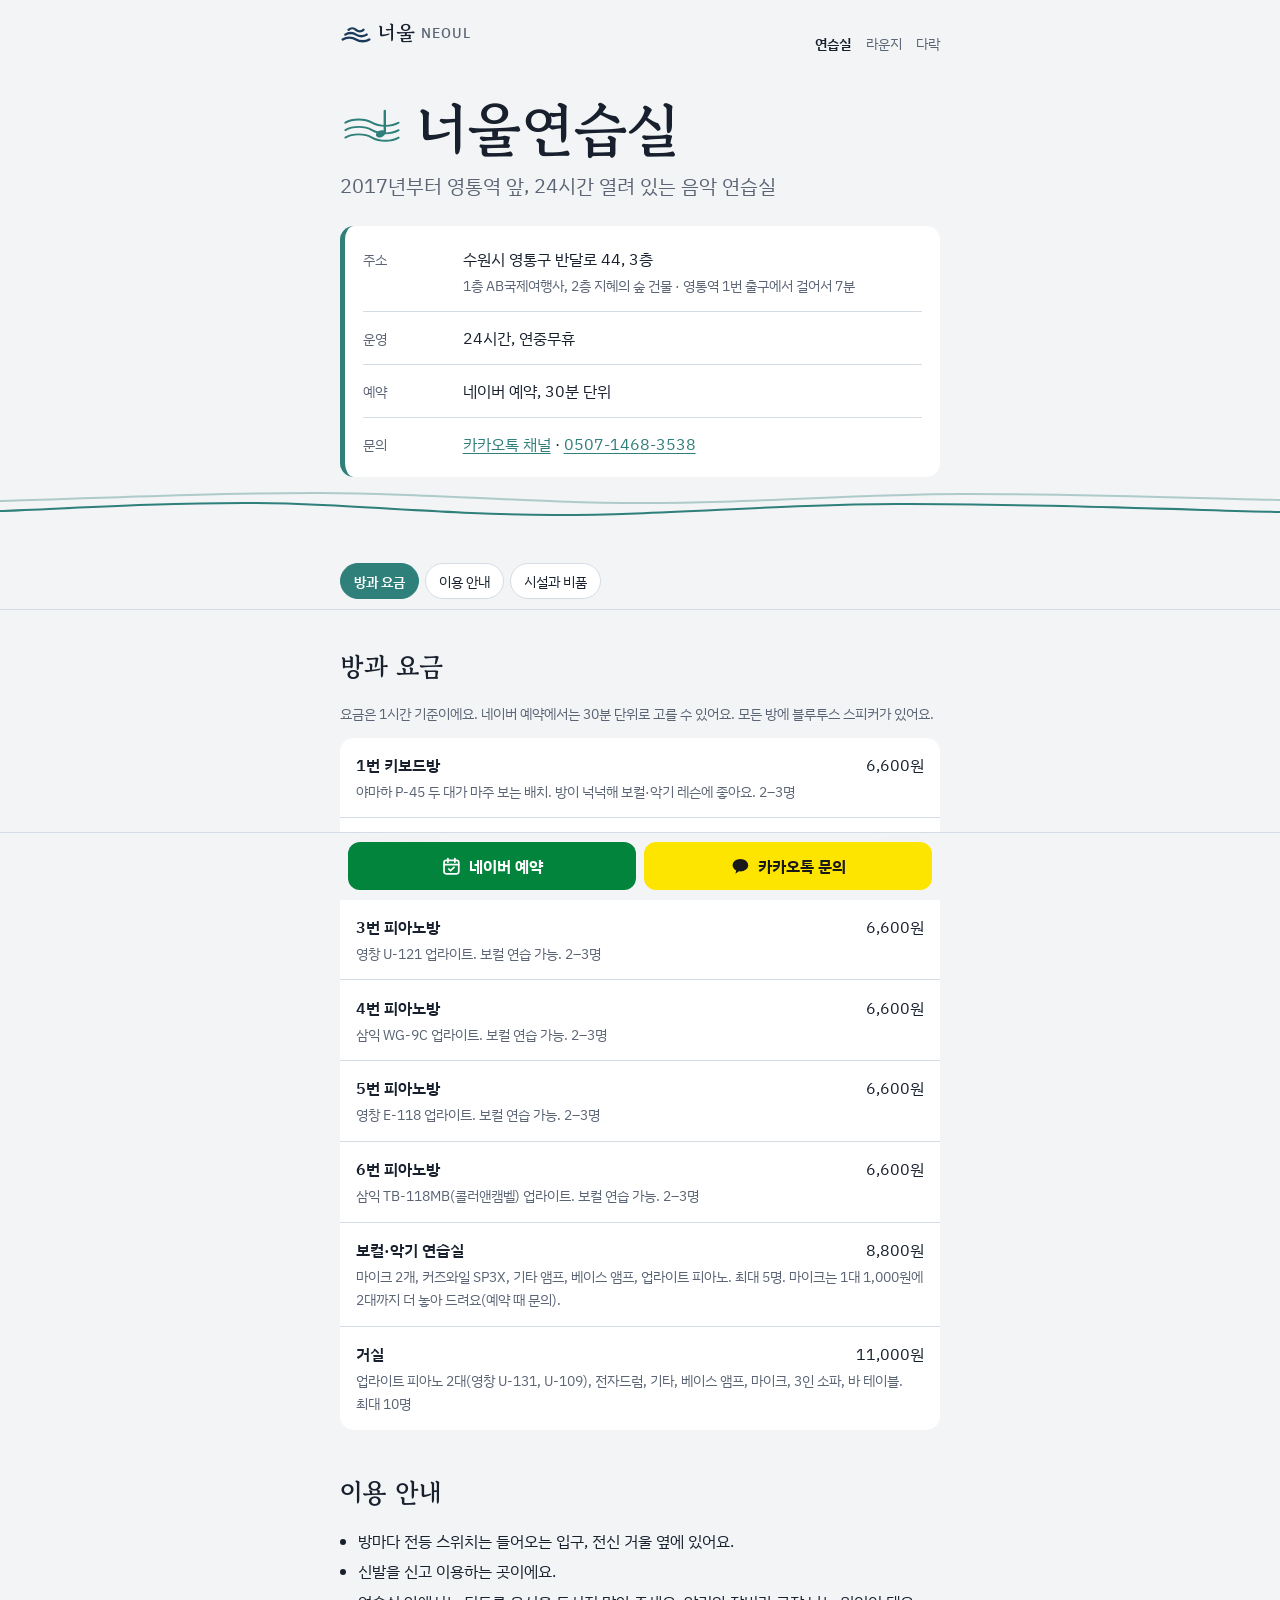
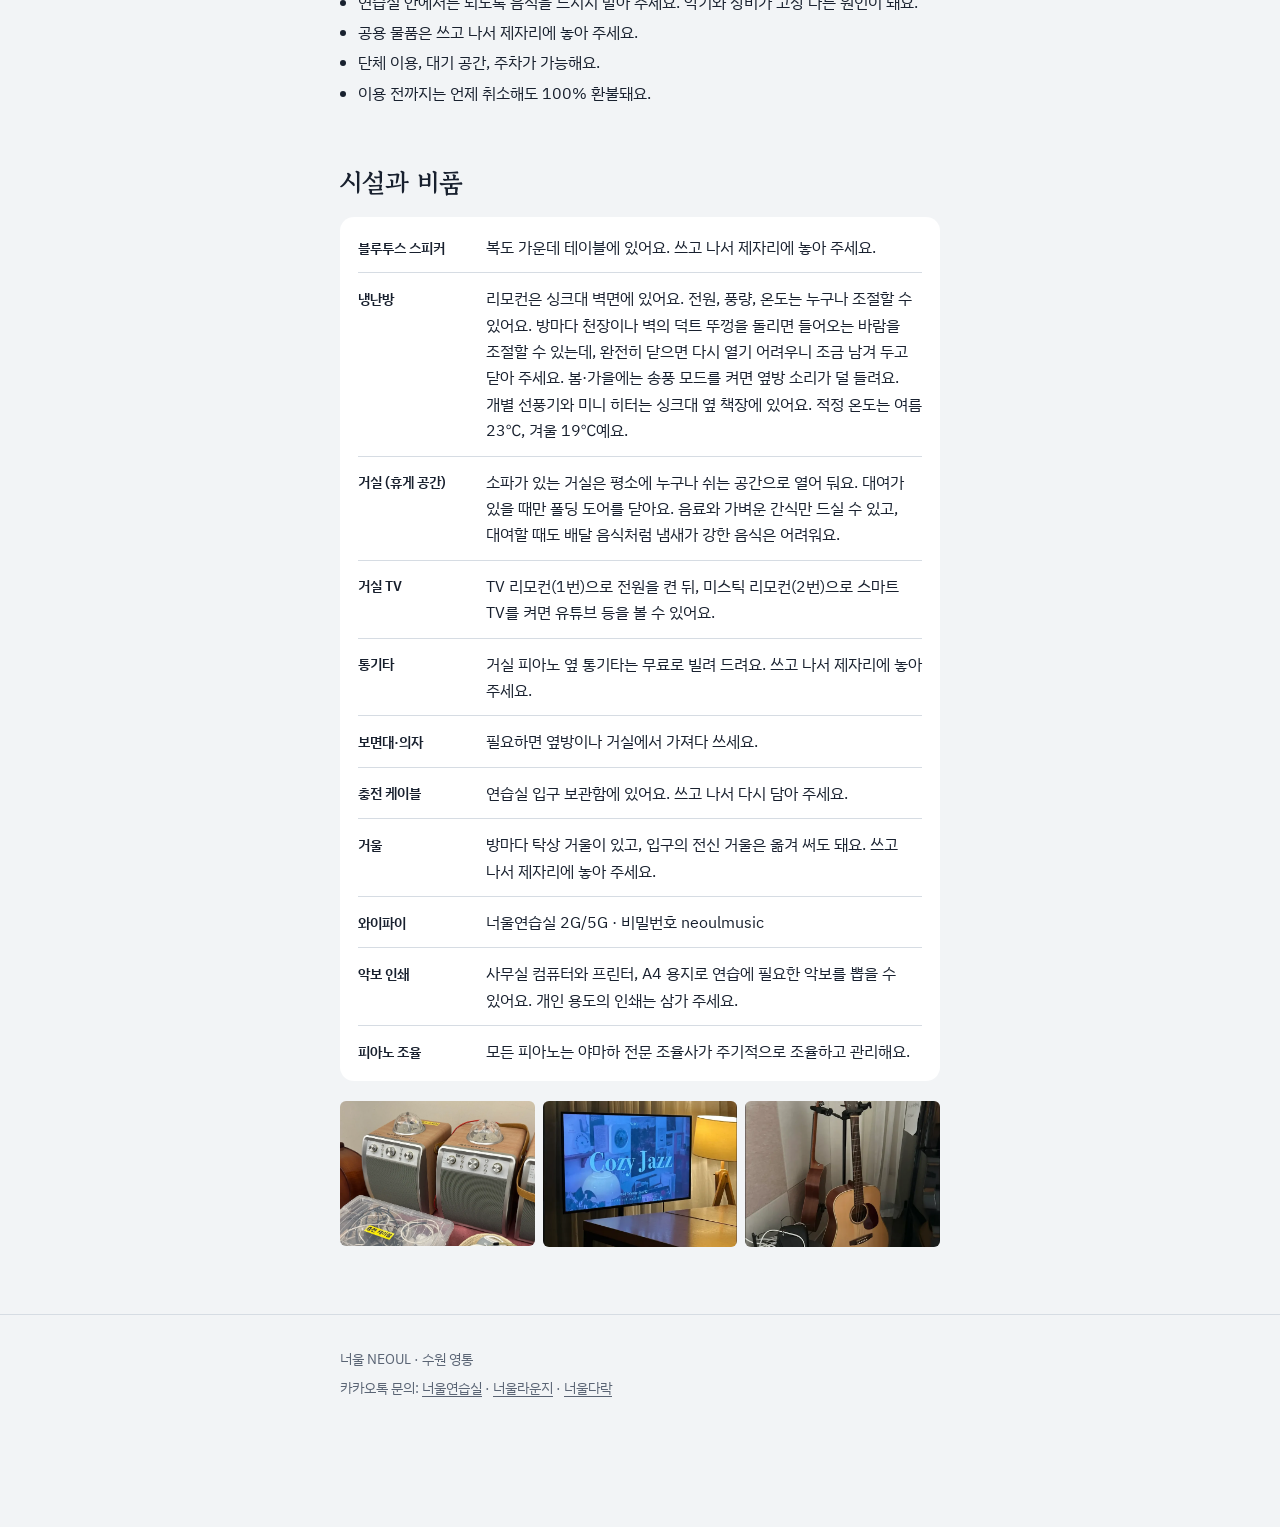
<file: music.html>
<!DOCTYPE html>
<html lang="ko">
<head>
<meta charset="utf-8">
<meta name="viewport" content="width=device-width, initial-scale=1">
<title>너울연습실 · 영통역 24시간 음악 연습실</title>
<meta name="description" content="너울연습실 방, 장비, 요금 안내">
<meta property="og:title" content="너울연습실 · 영통역 24시간 음악 연습실">
<meta property="og:description" content="너울연습실 방, 장비, 요금 안내">
<meta name="theme-color" content="#f2f4f6">
<link rel="preconnect" href="https://fonts.googleapis.com"><link rel="preconnect" href="https://fonts.gstatic.com" crossorigin><link href="https://fonts.googleapis.com/css2?family=Gowun+Batang:wght@700&family=IBM+Plex+Sans+KR:wght@400;600&display=swap" rel="stylesheet">
<link rel="icon" type="image/svg+xml" href="favicon-studio.svg">
<link rel="stylesheet" href="style.css?v=2611257">
</head>
<body class="studio has-bar">
<header class="topbar"><div class="wrap">
<a class="brand" href="./"><svg class="brand-mark" viewBox="0 0 120 120" fill="none" stroke="currentColor" stroke-width="7" stroke-linecap="round" stroke-linejoin="round" aria-hidden="true"><path d="M32 48 C39.7 41 52.3 41 60.0 48 S80.3 55 88 48"/><path d="M20 66 C31.0 58 49.0 58 60.0 66 S89.0 74 100 66"/><path d="M10 84 C23.8 75 46.2 75 60.0 84 S96.2 93 110 84"/></svg>너울<small>NEOUL</small></a>
<nav aria-label="공간"><a href="music" aria-current=page>연습실</a><a href="lounge">라운지</a><a href="darak">다락</a></nav>
</div></header>

<main>
<div class="wrap space-head">
<div class="space-title"><svg class="space-mark" viewBox="0 0 120 120" fill="none" stroke="currentColor" stroke-width="7" stroke-linecap="round" stroke-linejoin="round" role="img" aria-label="너울연습실 로고"><g stroke-width="3.5"><path d="M10 50 C23.8 42 46.2 42 60.0 50 S96.2 58 110 50"/><path d="M10 64 C23.8 56 46.2 56 60.0 64 S96.2 72 110 64"/><path d="M10 78 C23.8 70 46.2 70 60.0 78 S96.2 86 110 78"/></g><ellipse cx="76" cy="71" rx="9" ry="6.5" transform="rotate(-24 76 71)" fill="currentColor" stroke="none"/><path d="M84 68 V28" stroke-width="4.5"/></svg><h1>너울연습실</h1></div>
<p class="lead">2017년부터 영통역 앞, 24시간 열려 있는 음악 연습실</p>
<dl class="keyfacts"><div><dt>주소</dt><dd>수원시 영통구 반달로 44, 3층<br><span class=note>1층 AB국제여행사, 2층 지혜의 숲 건물 · 영통역 1번 출구에서 걸어서 7분</span></dd></div><div><dt>운영</dt><dd>24시간, 연중무휴</dd></div><div><dt>예약</dt><dd>네이버 예약, 30분 단위</dd></div><div><dt>문의</dt><dd><a href="http://pf.kakao.com/_NQUlj/chat">카카오톡 채널</a> · <a href="tel:050714683538">0507-1468-3538</a></dd></div></dl>
</div>
<svg class="swell" viewBox="0 0 600 40" preserveAspectRatio="none" aria-hidden="true"><path class="far" d="M0 16 C25.0 14.7 100.0 7.7 150 8 C200.0 8.3 250.0 17.8 300 18 C350.0 18.2 400.0 9.5 450 9 C500.0 8.5 575.0 14.0 600 15"/><path d="M0 26 C20.0 24.7 76.7 17.3 120 18 C163.3 18.7 210.0 29.8 260 30 C310.0 30.2 363.3 19.5 420 19 C476.7 18.5 570.0 25.7 600 27"/></svg>
<nav class="jump" aria-label="이 페이지에서 바로가기"><div class="wrap"><ul><li><a href="#rooms">방과 요금</a></li><li><a href="#info">이용 안내</a></li><li><a href="#facility">시설과 비품</a></li></ul></div></nav>
<div class="wrap">
<section id="rooms">
<h2>방과 요금</h2>
<p class="note">요금은 1시간 기준이에요. 네이버 예약에서는 30분 단위로 고를 수 있어요. 모든 방에 블루투스 스피커가 있어요.</p>
<ul class="rooms"><li><span class=room>1번 키보드방</span><span class=price>6,600원</span><span class=gear>야마하 P-45 두 대가 마주 보는 배치. 방이 넉넉해 보컬·악기 레슨에 좋아요. 2–3명</span></li><li><span class=room>2번 키보드방</span><span class=price>6,600원</span><span class=gear>야마하 P-45 두 대, 1번 방과 같은 구성. 2–3명</span></li><li><span class=room>3번 피아노방</span><span class=price>6,600원</span><span class=gear>영창 U-121 업라이트. 보컬 연습 가능. 2–3명</span></li><li><span class=room>4번 피아노방</span><span class=price>6,600원</span><span class=gear>삼익 WG-9C 업라이트. 보컬 연습 가능. 2–3명</span></li><li><span class=room>5번 피아노방</span><span class=price>6,600원</span><span class=gear>영창 E-118 업라이트. 보컬 연습 가능. 2–3명</span></li><li><span class=room>6번 피아노방</span><span class=price>6,600원</span><span class=gear>삼익 TB-118MB(콜러앤캠벨) 업라이트. 보컬 연습 가능. 2–3명</span></li><li><span class=room>보컬·악기 연습실</span><span class=price>8,800원</span><span class=gear>마이크 2개, 커즈와일 SP3X, 기타 앰프, 베이스 앰프, 업라이트 피아노. 최대 5명. 마이크는 1대 1,000원에 2대까지 더 놓아 드려요(예약 때 문의).</span></li><li><span class=room>거실</span><span class=price>11,000원</span><span class=gear>업라이트 피아노 2대(영창 U-131, U-109), 전자드럼, 기타, 베이스 앰프, 마이크, 3인 소파, 바 테이블. 최대 10명</span></li></ul>
</section>
<section id="info">
<h2>이용 안내</h2>
<ul class="plain">
<li>방마다 전등 스위치는 들어오는 입구, 전신 거울 옆에 있어요.</li>
<li>신발을 신고 이용하는 곳이에요.</li>
<li>연습실 안에서는 되도록 음식을 드시지 말아 주세요. 악기와 장비가 고장 나는 원인이 돼요.</li>
<li>공용 물품은 쓰고 나서 제자리에 놓아 주세요.</li>
<li>단체 이용, 대기 공간, 주차가 가능해요.</li>
<li>이용 전까지는 언제 취소해도 100% 환불돼요.</li>
</ul>
</section>
<section id="facility">
<h2>시설과 비품</h2>
<dl class="facts">
<dt>블루투스 스피커</dt><dd>복도 가운데 테이블에 있어요. 쓰고 나서 제자리에 놓아 주세요.</dd>
<dt>냉난방</dt><dd>리모컨은 싱크대 벽면에 있어요. 전원, 풍량, 온도는 누구나 조절할 수 있어요. 방마다 천장이나 벽의 덕트 뚜껑을 돌리면 들어오는 바람을 조절할 수 있는데, 완전히 닫으면 다시 열기 어려우니 조금 남겨 두고 닫아 주세요. 봄·가을에는 송풍 모드를 켜면 옆방 소리가 덜 들려요. 개별 선풍기와 미니 히터는 싱크대 옆 책장에 있어요. 적정 온도는 여름 23℃, 겨울 19℃예요.</dd>
<dt>거실 (휴게 공간)</dt><dd>소파가 있는 거실은 평소에 누구나 쉬는 공간으로 열어 둬요. 대여가 있을 때만 폴딩 도어를 닫아요. 음료와 가벼운 간식만 드실 수 있고, 대여할 때도 배달 음식처럼 냄새가 강한 음식은 어려워요.</dd>
<dt>거실 TV</dt><dd>TV 리모컨(1번)으로 전원을 켠 뒤, 미스틱 리모컨(2번)으로 스마트 TV를 켜면 유튜브 등을 볼 수 있어요.</dd>
<dt>통기타</dt><dd>거실 피아노 옆 통기타는 무료로 빌려 드려요. 쓰고 나서 제자리에 놓아 주세요.</dd>
<dt>보면대·의자</dt><dd>필요하면 옆방이나 거실에서 가져다 쓰세요.</dd>
<dt>충전 케이블</dt><dd>연습실 입구 보관함에 있어요. 쓰고 나서 다시 담아 주세요.</dd>
<dt>거울</dt><dd>방마다 탁상 거울이 있고, 입구의 전신 거울은 옮겨 써도 돼요. 쓰고 나서 제자리에 놓아 주세요.</dd>
<dt>와이파이</dt><dd>너울연습실 2G/5G · 비밀번호 neoulmusic</dd>
<dt>악보 인쇄</dt><dd>사무실 컴퓨터와 프린터, A4 용지로 연습에 필요한 악보를 뽑을 수 있어요. 개인 용도의 인쇄는 삼가 주세요.</dd>
<dt>피아노 조율</dt><dd>모든 피아노는 야마하 전문 조율사가 주기적으로 조율하고 관리해요.</dd>
</dl>
<div class="gallery wide">
<a href="music-01.webp"><img src="music-01.webp" alt="복도 테이블의 블루투스 스피커와 충전 케이블 보관함" loading="lazy" width="1258" height="945"></a>
<a href="music-02.webp"><img src="music-02.webp" alt="거실의 스마트 TV와 테이블" loading="lazy" width="710" height="945"></a>
<a href="music-03.webp"><img src="music-03.webp" alt="거실 피아노 옆 무료 대여 통기타" loading="lazy" width="710" height="945"></a>
</div>
</section>
</div>
</main>
<footer><div class="wrap">
<p>너울 NEOUL · 수원 영통</p>
<p>카카오톡 문의: <a href="http://pf.kakao.com/_NQUlj/chat">너울연습실</a> · <a href="http://pf.kakao.com/_Rxcxdtxj/chat">너울라운지</a> · <a href="http://pf.kakao.com/_Skxdtxj/chat">너울다락</a></p>
</div></footer>
<nav class="book-bar" aria-label="너울연습실 예약과 문의"><a class="book naver" href="https://map.naver.com/p/search/너울연습실"><svg viewBox="0 0 24 24" fill="none" stroke="currentColor" stroke-width="2" stroke-linecap="round" stroke-linejoin="round" aria-hidden="true"><rect x="3.5" y="5" width="17" height="15.5" rx="2.5"/><path d="M3.5 10h17M8 3v4M16 3v4"/><path d="M9 15l2 2 4-4"/></svg>네이버 예약</a><a class="book kakao" href="http://pf.kakao.com/_NQUlj/chat"><svg viewBox="0 0 24 24" fill="currentColor" aria-hidden="true"><path d="M12 3.5c-5 0-9 3.2-9 7.2 0 2.6 1.7 4.8 4.2 6.1l-1 3.7 4.2-2.8c.5.1 1 .1 1.6.1 5 0 9-3.2 9-7.1S17 3.5 12 3.5z"/></svg>카카오톡 문의</a></nav>
<script>
(function(){
  var nav=document.querySelector('.jump'); if(!nav) return;
  var links=[].slice.call(nav.querySelectorAll('a[href^="#"]'));
  var secs=links.map(function(a){return document.getElementById(a.getAttribute('href').slice(1));});
  function set(i){links.forEach(function(a,k){var on=k===i; a.classList.toggle('is-active',on); if(on){a.setAttribute('aria-current','true'); var ul=nav.querySelector('ul'); ul.scrollTo({left:a.offsetLeft-ul.clientWidth/2+a.clientWidth/2,behavior:'smooth'});} else a.removeAttribute('aria-current');});}
  var cur=-1;
  function onScroll(){var y=nav.getBoundingClientRect().bottom+24, idx=-1;
    secs.forEach(function(s,k){ if(s && s.getBoundingClientRect().top<=y) idx=k; });
    if(window.innerHeight+window.scrollY>=document.documentElement.scrollHeight-4) idx=secs.length-1;
    if(idx!==cur){cur=idx; set(idx);} }
  window.addEventListener('scroll',onScroll,{passive:true}); onScroll();
})();
</script>
</body>
</html>
</file>
<file: style.css>
/* 너울 NEOUL — 공통 스타일 */
:root {
  --paper: #f2f4f6;
  --surface: #ffffff;
  --ink: #18202e;
  --muted: #5a6474;
  --line: #d6dce3;
  --swell: #2c5d8a;
  --accent: #2c5d8a;
  --accent-soft: #e3ebf3;
  --display: "Gowun Batang", "Noto Serif KR", serif;
  --body: "IBM Plex Sans KR", "Apple SD Gothic Neo", "Malgun Gothic", sans-serif;
  --step--1: 0.875rem;
  --step-0: 1rem;
  --step-1: 1.25rem;
  --step-2: 1.6rem;
  --step-3: 2.2rem;
  --gap: 1.25rem;
  --radius-sm: 6px;
  --radius-lg: 14px;
}
body.darak  { --accent: #b9761f; --accent-soft: #f6ead7; }
body.lounge { --accent: #8a3b52; --accent-soft: #f2e3e8; }
body.studio { --accent: #2f7f7a; --accent-soft: #dfefed; }

* { box-sizing: border-box; }
html { -webkit-text-size-adjust: 100%; scroll-behavior: smooth; scroll-padding-top: 4rem; }
@media (prefers-reduced-motion: reduce) { html { scroll-behavior: auto; } }
body {
  margin: 0;
  background: var(--paper);
  color: var(--ink);
  font-family: var(--body);
  font-size: var(--step-0);
  line-height: 1.65;
  word-break: keep-all;
  overflow-wrap: break-word;
}
a { color: var(--accent); text-underline-offset: 3px; }
a:focus-visible, button:focus-visible, summary:focus-visible, input:focus-visible {
  outline: 3px solid var(--accent);
  outline-offset: 2px;
  border-radius: 4px;
}
.wrap { max-width: 40rem; margin: 0 auto; padding: 0 1.25rem; }

/* 상단 바 */
.topbar { padding: 1rem 0 0; }
.topbar .wrap { display: flex; justify-content: space-between; align-items: baseline; }
.brand { font-family: var(--display); font-weight: 700; font-size: var(--step-1); color: var(--ink); text-decoration: none; letter-spacing: 0.02em; }
.brand small { font-family: var(--body); font-weight: 500; font-size: var(--step--1); color: var(--muted); margin-left: 0.35rem; letter-spacing: 0.08em; }
.topbar nav a { font-size: var(--step--1); color: var(--muted); text-decoration: none; margin-left: 0.9rem; }
.topbar nav a[aria-current="page"] { color: var(--ink); font-weight: 600; }

/* 물결 — 너울의 상징 */
.swell { display: block; width: 100%; height: 40px; color: var(--accent); }
.swell path { fill: none; stroke: currentColor; stroke-width: 2; stroke-linecap: round; }





/* 홈 */
.home-hero { padding-top: 3.5rem; padding-bottom: 1rem; }
.home-hero h1 {
  font-family: var(--display);
  font-weight: 700;
  font-size: clamp(5rem, 30vw, 10rem);
  line-height: 0.95;
  margin: 0;
  letter-spacing: -0.02em;
}
.home-hero p { font-size: var(--step-1); color: var(--muted); margin: 1rem 0 0; max-width: 22em; }
.home-hero p strong { color: var(--ink); font-weight: 600; }

.places { list-style: none; margin: 1.5rem 0 0; padding: 0; }
.places li { border-top: 1px solid var(--line); }
.places li:last-child { border-bottom: 1px solid var(--line); }
.places a { display: grid; grid-template-columns: 1fr auto; gap: 0.2rem 1rem; padding: 1.4rem 0; color: var(--ink); text-decoration: none; }
.places .name { font-family: var(--display); font-weight: 700; font-size: var(--step-3); line-height: 1.1; }
.places .where { align-self: end; font-size: var(--step--1); color: var(--muted); text-align: right; }
.places .what { grid-column: 1 / -1; color: var(--muted); }
.places a:hover .name { color: var(--swell); }
.places .dot { display: inline-block; width: 0.55em; height: 0.55em; border-radius: 50%; margin-right: 0.45em; vertical-align: 0.15em; }

.note { color: var(--muted); font-size: var(--step--1); }

/* 공간 페이지 머리 */
.space-head { padding-top: 2.5rem; padding-bottom: 0.5rem; }
.space-head h1 { font-family: var(--display); font-weight: 700; font-size: clamp(2.6rem, 12vw, 3.6rem); line-height: 1.05; margin: 0; }
.space-head .lead { font-size: var(--step-1); color: var(--muted); margin: 0.6rem 0 0; }

.keyfacts { background: var(--surface); border-radius: var(--radius-lg); padding: 0.4rem 1.1rem; margin: 1.5rem 0 0; border-left: 5px solid var(--accent); }
.keyfacts div { display: grid; grid-template-columns: 5.5rem 1fr; gap: 0.75rem; padding: 0.8rem 0; border-bottom: 1px solid var(--line); }
.keyfacts div:last-child { border-bottom: 0; }
.keyfacts dt { color: var(--muted); font-size: var(--step--1); padding-top: 0.15rem; }
.keyfacts dd { margin: 0; }

.actions { display: flex; flex-wrap: wrap; gap: 0.6rem; margin: 1.1rem 0 0; }
.btn { display: inline-block; padding: 0.7rem 1.1rem; border-radius: var(--radius-sm); text-decoration: none; font-weight: 600; font-size: var(--step--1); border: 1.5px solid var(--accent); color: var(--accent); background: transparent; }
.btn.primary { background: var(--accent); color: #fff; }

/* 바로가기 */
.jump { position: sticky; top: 0; z-index: 5; background: var(--paper); border-bottom: 1px solid var(--line); margin-top: 1.8rem; }
.jump ul { list-style: none; margin: 0; padding: 0.6rem 0; display: flex; gap: 0.4rem; overflow-x: auto; scrollbar-width: none; }
.jump ul::-webkit-scrollbar { display: none; }
.jump a { display: block; white-space: nowrap; padding: 0.35rem 0.8rem; border-radius: 999px; background: var(--surface); color: var(--ink); text-decoration: none; font-size: var(--step--1); border: 1px solid var(--line); }
.jump a:hover { border-color: var(--accent); }

/* 본문 섹션 */
main section { padding: 2.2rem 0 0.4rem; }
main h2 { font-family: var(--display); font-weight: 700; font-size: var(--step-2); margin: 0 0 0.9rem; }
main h3 { font-size: var(--step-0); margin: 1.4rem 0 0.4rem; }
main p { margin: 0 0 0.8rem; }
main ul.plain { margin: 0 0 0.8rem; padding-left: 1.1rem; }
main ul.plain li { margin: 0.25rem 0; }

table { width: 100%; border-collapse: collapse; background: var(--surface); border-radius: var(--radius-lg); overflow: hidden; font-size: var(--step--1); }
th, td { text-align: left; padding: 0.7rem 0.8rem; border-bottom: 1px solid var(--line); vertical-align: top; }
thead th { background: var(--accent-soft); font-weight: 600; }
tbody tr:last-child td, tbody tr:last-child th { border-bottom: 0; }
td.num { text-align: right; white-space: nowrap; font-variant-numeric: tabular-nums; }
th small, td small { display: block; color: var(--muted); font-weight: 400; }

.callout { background: var(--accent-soft); border-radius: var(--radius-lg); padding: 0.9rem 1.1rem; margin: 1rem 0; }
.callout p:last-child { margin-bottom: 0; }

/* 퇴실 체크리스트 */
.checklist { list-style: none; margin: 0; padding: 0; background: var(--surface); border-radius: var(--radius-lg); }
.checklist li { border-bottom: 1px solid var(--line); }
.checklist li:last-child { border-bottom: 0; }
.checklist label { display: flex; gap: 0.8rem; align-items: flex-start; padding: 0.85rem 1rem; cursor: pointer; }
.checklist input { width: 1.25rem; height: 1.25rem; margin: 0.15rem 0 0; accent-color: var(--accent); flex: none; }
.checklist .fee { margin-left: auto; color: var(--muted); font-size: var(--step--1); white-space: nowrap; }
.checklist input:checked ~ span:first-of-type { color: var(--muted); text-decoration: line-through; }
.check-status { font-size: var(--step--1); color: var(--muted); margin: 0.6rem 0 0; min-height: 1.4em; }

/* FAQ */
details { background: var(--surface); border-radius: var(--radius-sm); margin: 0 0 0.5rem; }
summary { cursor: pointer; padding: 0.85rem 1rem; font-weight: 600; list-style: none; }
summary::-webkit-details-marker { display: none; }
summary::after { content: "+"; float: right; color: var(--muted); font-weight: 400; }
details[open] summary::after { content: "−"; }
details > div { padding: 0 1rem 0.9rem; color: var(--ink); }
details > div p:last-child { margin-bottom: 0; }

/* 연습실 방 목록 */
.rooms { list-style: none; margin: 0; padding: 0; background: var(--surface); border-radius: var(--radius-lg); }
.rooms li { padding: 0.9rem 1rem; border-bottom: 1px solid var(--line); display: grid; grid-template-columns: 1fr auto; gap: 0.1rem 1rem; }
.rooms li:last-child { border-bottom: 0; }
.rooms .room { font-weight: 600; }
.rooms .price { text-align: right; font-variant-numeric: tabular-nums; white-space: nowrap; }
.rooms .gear { grid-column: 1 / -1; color: var(--muted); font-size: var(--step--1); }

footer { margin-top: 3rem; padding: 2rem 0 3rem; border-top: 1px solid var(--line); color: var(--muted); font-size: var(--step--1); }
footer p { margin: 0 0 0.4rem; }
footer a { color: var(--muted); }
table + .note { margin-top: 0.6rem; }
a[href^="tel:"] { white-space: nowrap; }

/* 입체 물결 + 바다 구역 (홈) */
.sea { background: #1c3b5a; color: #e8eef4; padding: 0.5rem 0 3rem; }
.sea .places li { border-color: rgba(255,255,255,0.16); }
.sea .places a { color: #fff; }
.sea .places .where, .sea .places .what { color: #b8c8d8; }
.sea .places a:hover .name { color: #cfe0f0; }
.sea .places .dot { box-shadow: 0 0 0 3px rgba(255,255,255,0.15); }
.map-title { font-family: var(--display); font-weight: 700; font-size: var(--step-2); color: #fff; margin: 2.5rem 0 0.9rem; }
.map { height: 340px; border-radius: var(--radius-lg); overflow: hidden; background: #2a4d70; box-shadow: 0 18px 40px -20px rgba(0,0,0,0.6); }
.map-note, .sea-note { font-size: var(--step--1); color: #b8c8d8; margin: 0.7rem 0 0; }
.sea-note { margin-top: 1.5rem; }
.home + footer, body.home footer { border-top: 0; margin-top: 0; }
.pin { background: none; border: 0; }
.pin-dot { position: absolute; left: -9px; top: -9px; width: 18px; height: 18px; border-radius: 50%; border: 3px solid #fff; box-shadow: 0 2px 6px rgba(0,0,0,0.35); }
.pin-label { position: absolute; top: -13px; white-space: nowrap; background: #fff; color: #18202e; font: 600 13px/1 var(--body); padding: 6px 8px; border-radius: 6px; box-shadow: 0 2px 8px rgba(0,0,0,0.2); }
.pin-right .pin-label { left: 14px; }
.pin-left .pin-label { right: 14px; }
.leaflet-popup-content { font-family: var(--body); font-size: 14px; line-height: 1.6; }

/* 공간 페이지 물결: 두 겹 */
.swell .far { stroke-opacity: 0.35; }
.map .leaflet-tile-pane { filter: grayscale(0.55) contrast(0.95) brightness(1.03); }
.kit { list-style: none; margin: 0 0 0.6rem; padding: 0; background: var(--surface); border-radius: var(--radius-lg); columns: 2; column-gap: 0; }
.kit li { display: flex; justify-content: space-between; gap: 0.5rem; padding: 0.55rem 0.9rem; border-bottom: 1px solid var(--line); break-inside: avoid; font-size: var(--step--1); }
.kit .qty { color: var(--muted); white-space: nowrap; }
@media (max-width: 30rem) { .kit { columns: 1; } }
.gallery { display: grid; grid-template-columns: repeat(auto-fill, minmax(9rem, 1fr)); gap: 0.5rem; margin: 1rem 0 0; }
.gallery img { width: 100%; height: auto; aspect-ratio: 4 / 3; object-fit: cover; border-radius: var(--radius-sm); display: block; background: var(--line); }
.gallery { margin: 1.2rem 0 0.8rem; }
.gallery a { display: block; }
.gallery a:focus-visible { outline-offset: 3px; }


/* 홈 물결: 움직임 없는 세 겹 곡선 */
.swell-3d { display: block; width: 100%; height: clamp(70px, 11vw, 150px); margin-top: 1.5rem; }
.swell-3d + .sea { margin-top: -2px; }
/* 연습실 시설과 비품 */
.facts { display: grid; grid-template-columns: 8rem 1fr; margin: 0; background: var(--surface); border-radius: var(--radius-lg); padding: 0.3rem 1.1rem; }
.facts dt, .facts dd { padding: 0.75rem 0; border-bottom: 1px solid var(--line); margin: 0; }
.facts dt { font-weight: 600; font-size: var(--step--1); padding-right: 1rem; padding-top: 0.85rem; }
.facts dt:nth-last-of-type(1), .facts dd:last-of-type { border-bottom: 0; }
@media (max-width: 30rem) { .facts { grid-template-columns: 1fr; } .facts dt { border-bottom: 0; padding-bottom: 0.1rem; } .facts dd { padding-top: 0.1rem; } }
.gallery.wide { grid-template-columns: repeat(3, 1fr); }

/* 로고 마크 */
.brand { display: inline-flex; align-items: center; }
.brand-mark { width: 1.6em; height: 1.6em; color: #1c3b5a; margin-right: 0.35rem; stroke-width: 9; }
.home-title { display: flex; align-items: center; gap: 0.2em; }
.home-mark { width: 1em; height: 1em; font-size: clamp(3.4rem, 16vw, 6rem); color: #1c3b5a; flex: none; }
.space-title { display: flex; align-items: center; gap: 0.75rem; }
.space-mark { width: clamp(3rem, 13vw, 4rem); height: clamp(3rem, 13vw, 4rem); color: var(--accent); flex: none; }
.places .name { display: flex; align-items: center; gap: 0.6rem; }
.place-mark { width: 1.25em; height: 1.25em; flex: none; stroke-width: 8; }
.place-mark.studio { color: #6cc3bb; }
.place-mark.lounge { color: #e08ba4; }
.place-mark.darak { color: #e9b05c; }

/* 하단 고정 예약·문의 버튼 */
.has-bar { padding-bottom: calc(4.6rem + env(safe-area-inset-bottom)); }
.book-bar { position: fixed; left: 0; right: 0; bottom: 0; z-index: 50; display: flex; justify-content: center; gap: 0.5rem;
  padding: 0.6rem 0.75rem calc(0.6rem + env(safe-area-inset-bottom)); background: rgba(242, 244, 246, 0.94);
  -webkit-backdrop-filter: blur(8px); backdrop-filter: blur(8px); border-top: 1px solid var(--line); }
.book { flex: 1 1 0; max-width: 18rem; min-height: 48px; display: flex; align-items: center; justify-content: center; gap: 0.45rem;
  border-radius: 12px; font-weight: 700; font-size: 1rem; text-decoration: none; }
.book svg { width: 1.3em; height: 1.3em; flex: none; }
.book.naver { background: #02843d; color: #fff; }
.book.kakao { background: #fee500; color: #191919; }
.book:hover { filter: brightness(0.95); }
.book:focus-visible { outline: 3px solid var(--ink); outline-offset: 2px; }
/* 공간 사진 */
.hero-photo { margin: 1.4rem auto 0; }
.hero-photo img { display: block; width: 100%; max-height: 520px; object-fit: cover; border-radius: var(--radius-lg); }
.gallery.single { grid-template-columns: minmax(0, 22rem); }
/* 상단 탭: 지금 보고 있는 구역 표시 */
.jump a { transition: background-color .15s, color .15s, border-color .15s; }
.jump a.is-active { background: var(--accent); border-color: var(--accent); color: #fff; font-weight: 600; }
</file>
